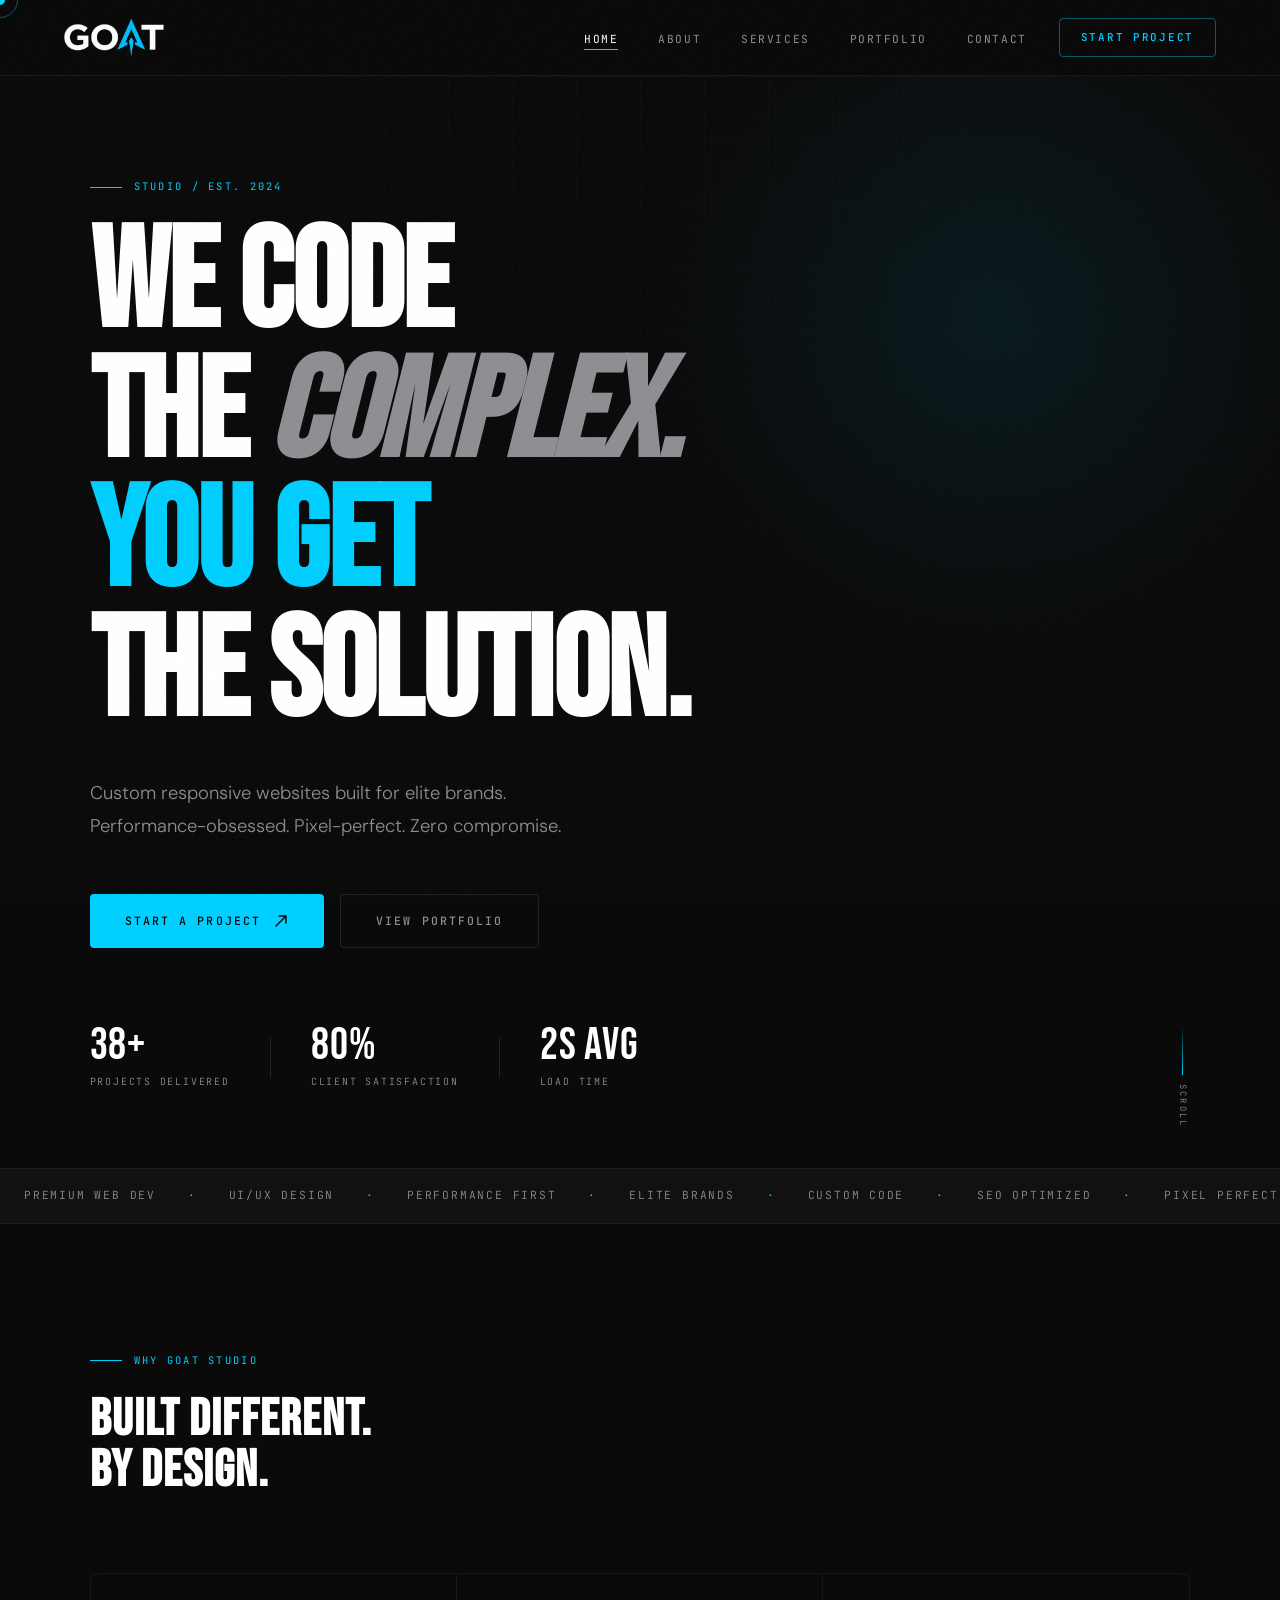
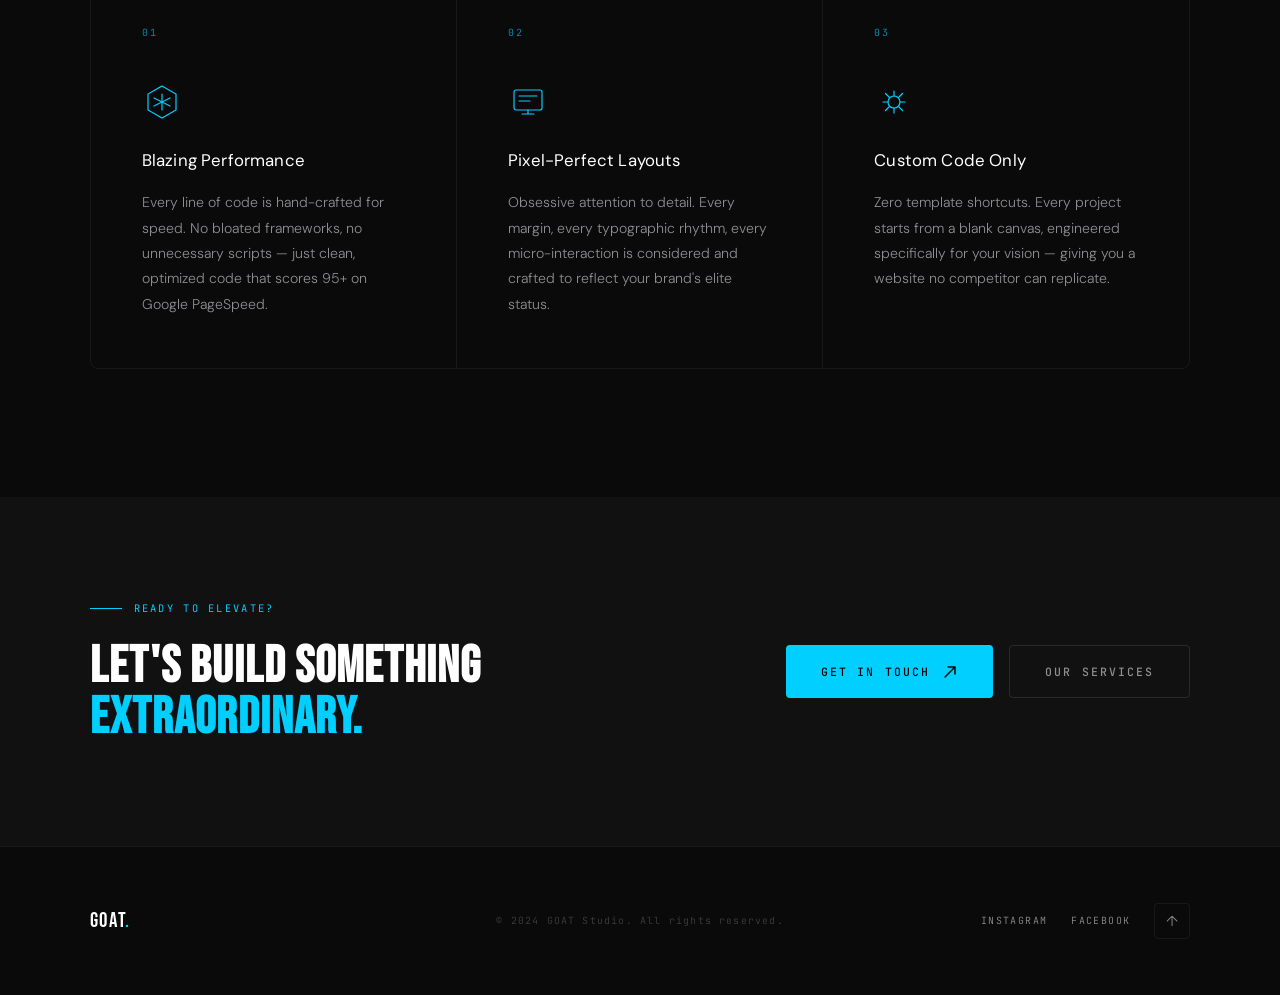
<file: index.html>
<!DOCTYPE html>
<html lang="en">
<head>
  <meta charset="UTF-8" />
  <meta name="viewport" content="width=device-width, initial-scale=1.0" />
  <meta name="description" content="GOAT Studio — Custom responsive websites built for elite brands. Premium web development & UI/UX design based in Nador, Morocco." />
  <title>GOAT Studio — We Code the Complex. You Get the Solution.</title>
  <link rel="stylesheet" href="style.css" />
  <link rel="stylesheet" href="home.css" />
   <link rel="stylesheet" href="icon.png">

</head>
<body>

  <!-- Cursor -->
  <div class="cursor"></div>
  <div class="cursor-ring"></div>

  <!-- Page Transition Overlay -->
  <div class="page-transition active"></div>

  <!-- ===================== NAV ===================== -->
  <nav class="nav" role="navigation" aria-label="Main Navigation">
    <a href="index.html" class="nav__logo"><img src="logo.png" style="width:100px;"></a>
    <ul class="nav__links" role="list">
      <li><a href="index.html"    class="nav__link">Home</a></li>
      <li><a href="about.html"    class="nav__link">About</a></li>
      <li><a href="services.html" class="nav__link">Services</a></li>
      <li><a href="portfolio.html" class="nav__link">Portfolio</a></li>
      <li><a href="contact.html"  class="nav__link">Contact</a></li>
    </ul>
    <a href="https://wa.me/212600000000" target="_blank" rel="noopener" class="nav__cta">Start Project</a>
    <button class="nav__hamburger" aria-label="Toggle menu" aria-expanded="false">
      <span></span><span></span><span></span>
    </button>
  </nav>

  <!-- Mobile Menu -->
  <div class="nav__mobile" role="dialog" aria-label="Mobile Navigation">
    <a href="index.html"     class="nav__link">Home</a>
    <a href="about.html"     class="nav__link">About</a>
    <a href="services.html"  class="nav__link">Services</a>
    <a href="portfolio.html" class="nav__link">Portfolio</a>
    <a href="contact.html"   class="nav__link">Contact</a>
    <a href="https://wa.me/212616280527" target="_blank" rel="noopener" class="nav__cta">Start Project</a>
  </div>

  <!-- ===================== MAIN ===================== -->
  <main class="page-wrap">

    <!-- HERO -->
    <section class="hero" aria-label="Hero">
      <div class="hero__bg-grid" aria-hidden="true"></div>
      <div class="hero__accent-orb" aria-hidden="true"></div>

      <div class="hero__content">
        <p class="label reveal">Studio / Est. 2024</p>

        <h1 class="display-xl hero__headline reveal reveal-delay-1">
          We Code<br/>
          the <em class="hero__italic">Complex.</em><br/>
          <span class="text-accent">You Get</span><br/>
          the Solution.
        </h1>

        <p class="body-lead hero__sub reveal reveal-delay-2">
          Custom responsive websites built for elite brands.<br/>
          Performance-obsessed. Pixel-perfect. Zero compromise.
        </p>

        <div class="hero__actions reveal reveal-delay-3">
          <a href="https://wa.me/212616280527" target="_blank" rel="noopener" class="btn btn--primary">
            Start a Project
            <svg class="btn__arrow" viewBox="0 0 16 16" fill="none" xmlns="http://www.w3.org/2000/svg">
              <path d="M3 13L13 3M13 3H6M13 3V10" stroke="currentColor" stroke-width="1.5" stroke-linecap="round" stroke-linejoin="round"/>
            </svg>
          </a>
          <a href="portfolio.html" class="btn btn--outline">View Portfolio</a>
        </div>

        <div class="hero__stats reveal reveal-delay-4">
          <div class="hero__stat">
            <span class="hero__stat-num" data-target="48" data-suffix="+">0+</span>
            <span class="hero__stat-label">Projects Delivered</span>
          </div>
          <div class="hero__stat-divider" aria-hidden="true"></div>
          <div class="hero__stat">
            <span class="hero__stat-num" data-target="100" data-suffix="%">0%</span>
            <span class="hero__stat-label">Client Satisfaction</span>
          </div>
          <div class="hero__stat-divider" aria-hidden="true"></div>
          <div class="hero__stat">
            <span class="hero__stat-num" data-target="3" data-suffix="s avg">0s avg</span>
            <span class="hero__stat-label">Load Time</span>
          </div>
        </div>
      </div>

      <div class="hero__scroll-hint" aria-hidden="true">
        <div class="hero__scroll-line"></div>
        <span>Scroll</span>
      </div>
    </section>

    <!-- MARQUEE -->
    <div class="marquee" aria-hidden="true">
      <div class="marquee__track">
        <span>Premium Web Dev</span><span class="marquee__dot">·</span>
        <span>UI/UX Design</span><span class="marquee__dot">·</span>
        <span>Performance First</span><span class="marquee__dot">·</span>
        <span>Elite Brands</span><span class="marquee__dot">·</span>
        <span>Custom Code</span><span class="marquee__dot">·</span>
        <span>SEO Optimized</span><span class="marquee__dot">·</span>
        <span>Pixel Perfect</span><span class="marquee__dot">·</span>
        <span>Premium Web Dev</span><span class="marquee__dot">·</span>
        <span>UI/UX Design</span><span class="marquee__dot">·</span>
        <span>Performance First</span><span class="marquee__dot">·</span>
        <span>Elite Brands</span><span class="marquee__dot">·</span>
        <span>Custom Code</span><span class="marquee__dot">·</span>
        <span>SEO Optimized</span><span class="marquee__dot">·</span>
        <span>Pixel Perfect</span><span class="marquee__dot">·</span>
      </div>
    </div>

    <!-- VALUE PROPS -->
    <section class="section features" aria-label="Why Choose GOAT Studio">
      <div class="features__top">
        <p class="label reveal">Why GOAT Studio</p>
        <h2 class="display-md reveal reveal-delay-1">Built different.<br/>By design.</h2>
      </div>

      <div class="features__grid">

        <article class="feature-card reveal reveal-delay-1">
          <div class="feature-card__num">01</div>
          <div class="feature-card__icon" aria-hidden="true">
            <svg viewBox="0 0 40 40" fill="none" xmlns="http://www.w3.org/2000/svg">
              <path d="M20 4L34 12V28L20 36L6 28V12L20 4Z" stroke="currentColor" stroke-width="1.2"/>
              <path d="M20 12V28M12 16L28 24M28 16L12 24" stroke="currentColor" stroke-width="1.2" stroke-linecap="round"/>
            </svg>
          </div>
          <h3 class="feature-card__title">Blazing Performance</h3>
          <p class="feature-card__body">
            Every line of code is hand-crafted for speed. No bloated frameworks, no unnecessary scripts — just clean, optimized code that scores 95+ on Google PageSpeed.
          </p>
          <div class="feature-card__line" aria-hidden="true"></div>
        </article>

        <article class="feature-card reveal reveal-delay-2">
          <div class="feature-card__num">02</div>
          <div class="feature-card__icon" aria-hidden="true">
            <svg viewBox="0 0 40 40" fill="none" xmlns="http://www.w3.org/2000/svg">
              <rect x="6" y="8" width="28" height="20" rx="2" stroke="currentColor" stroke-width="1.2"/>
              <path d="M14 32H26M20 28V32" stroke="currentColor" stroke-width="1.2" stroke-linecap="round"/>
              <path d="M11 14H29M11 19H22" stroke="currentColor" stroke-width="1.2" stroke-linecap="round"/>
            </svg>
          </div>
          <h3 class="feature-card__title">Pixel-Perfect Layouts</h3>
          <p class="feature-card__body">
            Obsessive attention to detail. Every margin, every typographic rhythm, every micro-interaction is considered and crafted to reflect your brand's elite status.
          </p>
          <div class="feature-card__line" aria-hidden="true"></div>
        </article>

        <article class="feature-card reveal reveal-delay-3">
          <div class="feature-card__num">03</div>
          <div class="feature-card__icon" aria-hidden="true">
            <svg viewBox="0 0 40 40" fill="none" xmlns="http://www.w3.org/2000/svg">
              <path d="M14 20L9 20M31 20H26M20 9V14M20 26V31" stroke="currentColor" stroke-width="1.2" stroke-linecap="round"/>
              <circle cx="20" cy="20" r="6" stroke="currentColor" stroke-width="1.2"/>
              <path d="M11.5 11.5L15 15M25 25L28.5 28.5M28.5 11.5L25 15M15 25L11.5 28.5" stroke="currentColor" stroke-width="1.2" stroke-linecap="round"/>
            </svg>
          </div>
          <h3 class="feature-card__title">Custom Code Only</h3>
          <p class="feature-card__body">
            Zero template shortcuts. Every project starts from a blank canvas, engineered specifically for your vision — giving you a website no competitor can replicate.
          </p>
          <div class="feature-card__line" aria-hidden="true"></div>
        </article>

      </div>
    </section>

    <!-- HIGHLIGHT CTA STRIP -->
    <section class="cta-strip section--dark" aria-label="Call to Action">
      <div class="cta-strip__inner">
        <div class="cta-strip__text reveal">
          <p class="label">Ready to elevate?</p>
          <h2 class="display-md">Let's build something<br/><span class="text-accent">extraordinary.</span></h2>
        </div>
        <div class="cta-strip__actions reveal reveal-delay-2">
          <a href="contact.html" class="btn btn--primary">
            Get in Touch
            <svg class="btn__arrow" viewBox="0 0 16 16" fill="none" xmlns="http://www.w3.org/2000/svg">
              <path d="M3 13L13 3M13 3H6M13 3V10" stroke="currentColor" stroke-width="1.5" stroke-linecap="round" stroke-linejoin="round"/>
            </svg>
          </a>
          <a href="services.html" class="btn btn--outline">Our Services</a>
        </div>
      </div>
    </section>

  </main>

  <!-- ===================== FOOTER ===================== -->
  <footer class="footer" role="contentinfo">
    <a href="index.html" class="footer__logo">GOAT<span>.</span></a>
    <p class="footer__copy">© 2024 GOAT Studio. All rights reserved.</p>
    <div class="footer__right">
      <a href="https://www.instagram.com/goatwebstudio.dev/" target="_blank" rel="noopener" class="footer__social">Instagram</a>
      <a href="https://www.facebook.com/profile.php?id=61590486805833" target="_blank" rel="noopener" class="footer__social">Facebook</a>
      <a href="#top" class="footer__top" aria-label="Back to top">↑</a>
    </div>
  </footer>

  <script src="main.js"></script>
</body>
</html>
</file>
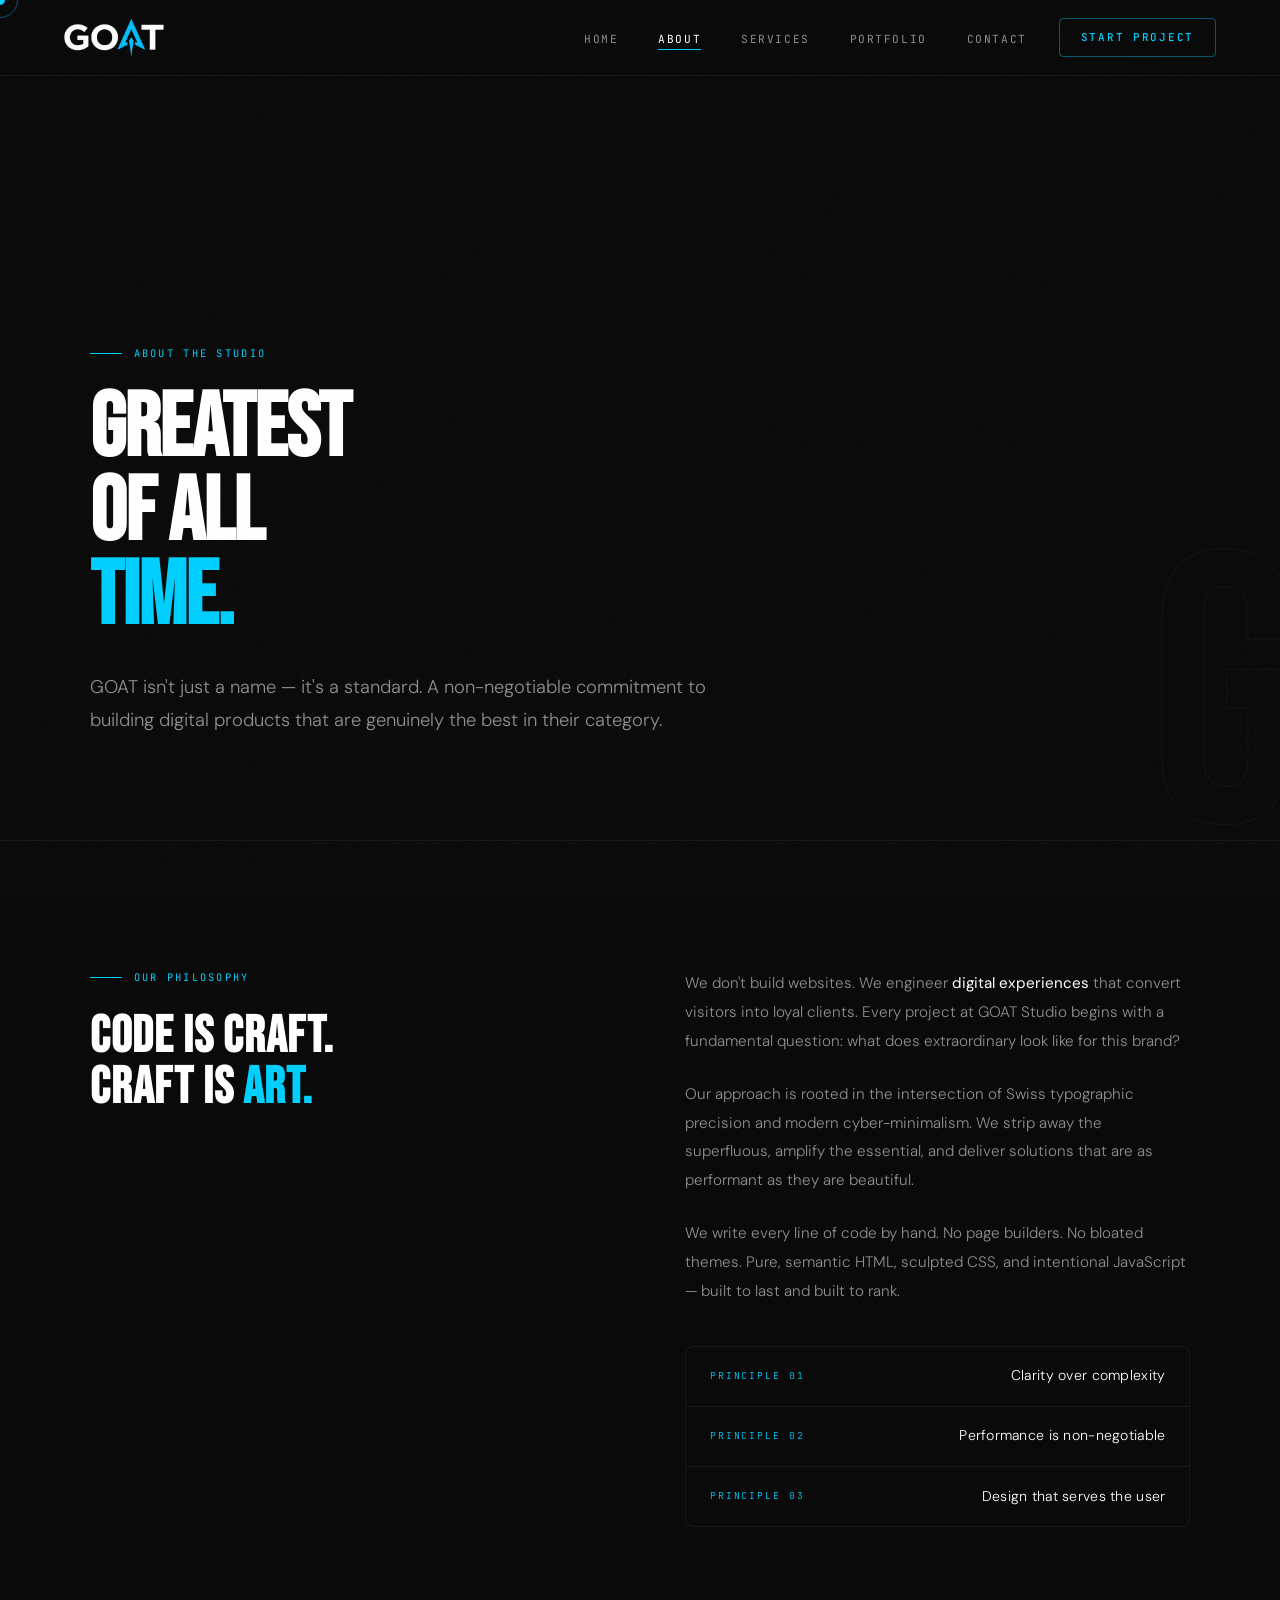
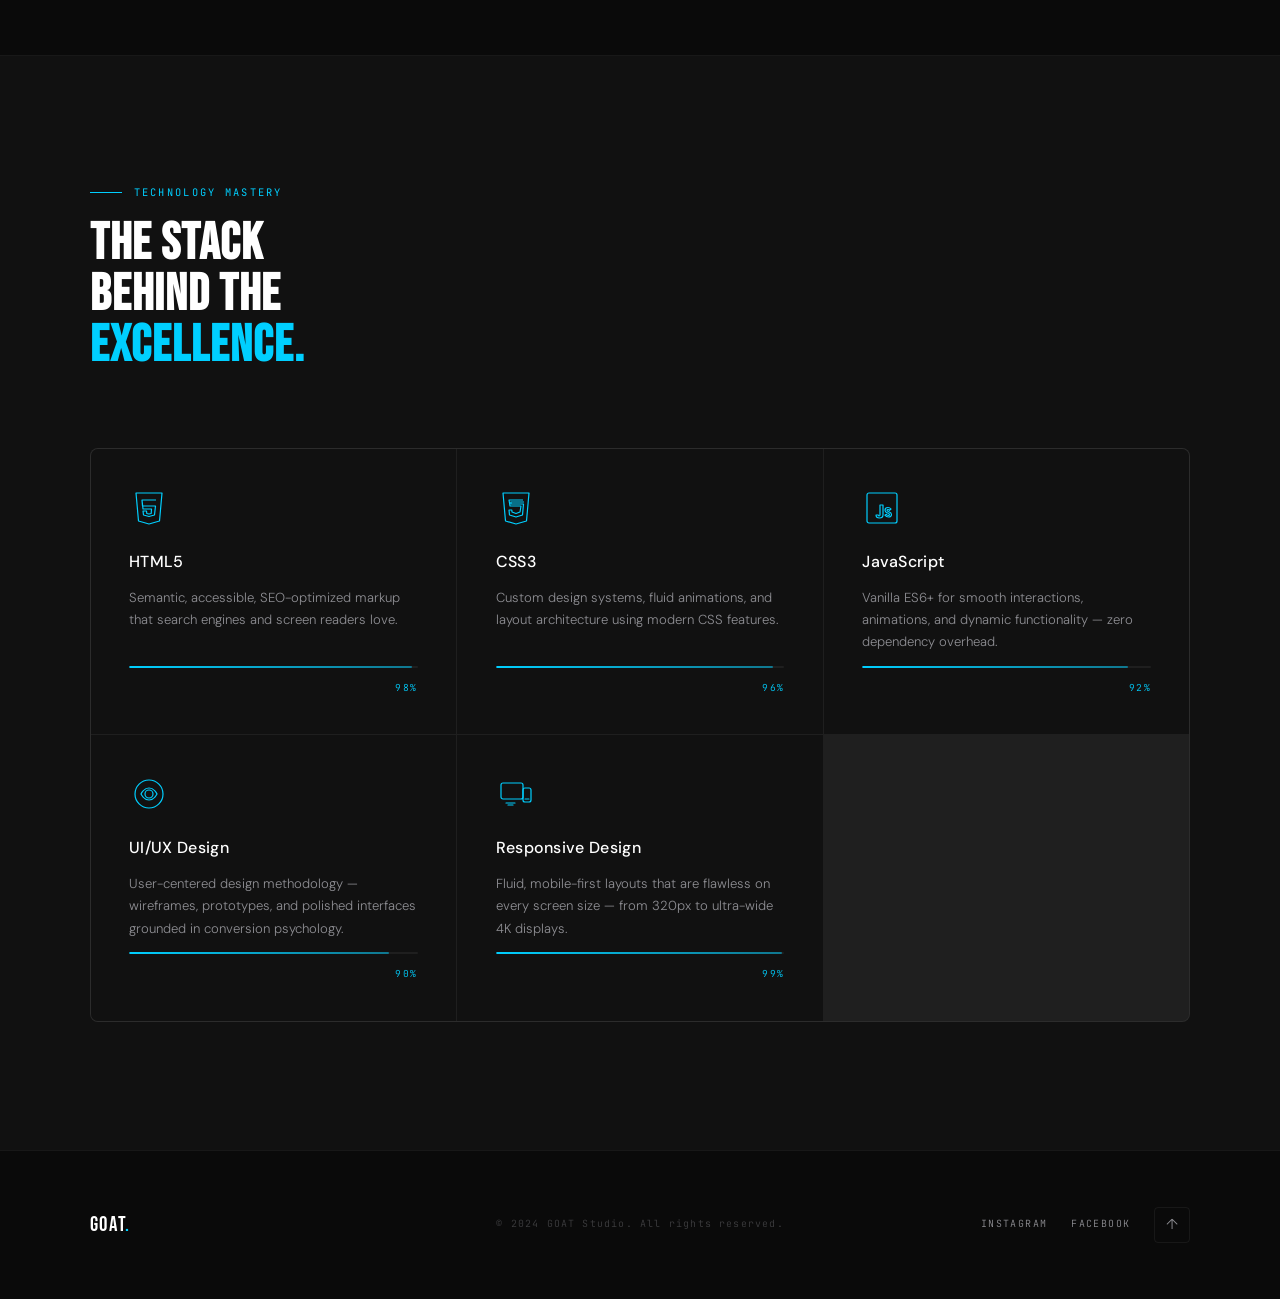
<file: about.html>
<!DOCTYPE html>
<html lang="en">
<head>
  <meta charset="UTF-8" />
  <meta name="viewport" content="width=device-width, initial-scale=1.0" />
  <meta name="description" content="About GOAT Studio — The Greatest Of All Time standard in web development and UI/UX design." />
  <title>About — GOAT Studio</title>
  <link rel="stylesheet" href="style.css" />
  <link rel="stylesheet" href="about.css" />
   <link rel="stylesheet" href="icon.png">

</head>
<body>

  <div class="cursor"></div>
  <div class="cursor-ring"></div>
  <div class="page-transition active"></div>

  <!-- NAV -->
  <nav class="nav" role="navigation" aria-label="Main Navigation">
    <a href="index.html" class="nav__logo"><img src="logo.png" style="width:100px;"></a>
    <ul class="nav__links" role="list">
      <li><a href="index.html"     class="nav__link">Home</a></li>
      <li><a href="about.html"     class="nav__link">About</a></li>
      <li><a href="services.html"  class="nav__link">Services</a></li>
      <li><a href="portfolio.html" class="nav__link">Portfolio</a></li>
      <li><a href="contact.html"   class="nav__link">Contact</a></li>
    </ul>
    <a href="https://wa.me/212616280527" target="_blank" rel="noopener" class="nav__cta">Start Project</a>
    <button class="nav__hamburger" aria-label="Toggle menu">
      <span></span><span></span><span></span>
    </button>
  </nav>
  <div class="nav__mobile">
    <a href="index.html"     class="nav__link">Home</a>
    <a href="about.html"     class="nav__link">About</a>
    <a href="services.html"  class="nav__link">Services</a>
    <a href="portfolio.html" class="nav__link">Portfolio</a>
    <a href="contact.html"   class="nav__link">Contact</a>
    <a href="https://wa.me/212616280527" target="_blank" rel="noopener" class="nav__cta">Start Project</a>
  </div>

  <main class="page-wrap">

    <!-- PAGE HEADER -->
    <section class="page-header" aria-label="Page Header">
      <div class="page-header__inner">
        <p class="label reveal">About the Studio</p>
        <h1 class="display-lg page-header__title reveal reveal-delay-1">
          Greatest<br/>Of All<br/><span class="text-accent">Time.</span>
        </h1>
        <p class="body-lead page-header__sub reveal reveal-delay-2">
          GOAT isn't just a name — it's a standard. A non-negotiable commitment to building digital products that are genuinely the best in their category.
        </p>
      </div>
      <div class="page-header__deco" aria-hidden="true">
        <span class="page-header__letter">G</span>
      </div>
    </section>

    <!-- PHILOSOPHY -->
    <section class="section philosophy" aria-label="Philosophy">
      <div class="philosophy__grid">

        <div class="philosophy__left">
          <p class="label reveal">Our Philosophy</p>
          <h2 class="display-md reveal reveal-delay-1">
            Code is craft.<br/>Craft is <span class="text-accent">art.</span>
          </h2>
        </div>

        <div class="philosophy__right">
          <p class="philosophy__para reveal reveal-delay-1">
            We don't build websites. We engineer <strong>digital experiences</strong> that convert visitors into loyal clients. Every project at GOAT Studio begins with a fundamental question: what does extraordinary look like for this brand?
          </p>
          <p class="philosophy__para reveal reveal-delay-2">
            Our approach is rooted in the intersection of Swiss typographic precision and modern cyber-minimalism. We strip away the superfluous, amplify the essential, and deliver solutions that are as performant as they are beautiful.
          </p>
          <p class="philosophy__para reveal reveal-delay-3">
            We write every line of code by hand. No page builders. No bloated themes. Pure, semantic HTML, sculpted CSS, and intentional JavaScript — built to last and built to rank.
          </p>

          <div class="philosophy__values reveal reveal-delay-4">
            <div class="phil-value">
              <span class="phil-value__key">Principle 01</span>
              <span class="phil-value__val">Clarity over complexity</span>
            </div>
            <div class="phil-value">
              <span class="phil-value__key">Principle 02</span>
              <span class="phil-value__val">Performance is non-negotiable</span>
            </div>
            <div class="phil-value">
              <span class="phil-value__key">Principle 03</span>
              <span class="phil-value__val">Design that serves the user</span>
            </div>
          </div>
        </div>

      </div>
    </section>

    <div class="divider"></div>

    <!-- TECH STACK -->
    <section class="section tech-stack section--dark" aria-label="Tech Stack">
      <p class="label reveal">Technology Mastery</p>
      <h2 class="display-md reveal reveal-delay-1">The Stack<br/>Behind the<br/><span class="text-accent">Excellence.</span></h2>

      <div class="stack-grid">

        <div class="stack-card reveal reveal-delay-1">
          <div class="stack-card__icon" aria-label="HTML5">
            <svg viewBox="0 0 40 40" fill="none" xmlns="http://www.w3.org/2000/svg">
              <path d="M7 5L9.5 33L20 36L30.5 33L33 5H7Z" stroke="currentColor" stroke-width="1.2" stroke-linejoin="round"/>
              <path d="M27 12H13L13.5 18H26.5L25.5 27L20 28.5L14.5 27L14 23H17.5L17.8 25.5L20 26L22.2 25.5L22.5 21H14L13 12" stroke="currentColor" stroke-width="1.2" stroke-linejoin="round"/>
            </svg>
          </div>
          <h3 class="stack-card__name">HTML5</h3>
          <p class="stack-card__desc">Semantic, accessible, SEO-optimized markup that search engines and screen readers love.</p>
          <div class="stack-card__level">
            <div class="stack-card__bar" style="--fill: 98%"></div>
          </div>
          <span class="stack-card__pct">98%</span>
        </div>

        <div class="stack-card reveal reveal-delay-2">
          <div class="stack-card__icon" aria-label="CSS3">
            <svg viewBox="0 0 40 40" fill="none" xmlns="http://www.w3.org/2000/svg">
              <path d="M7 5L9.5 33L20 36L30.5 33L33 5H7Z" stroke="currentColor" stroke-width="1.2" stroke-linejoin="round"/>
              <path d="M27 12H13L14 18H25L24 24L20 25.5L16 24L15.8 22H13L13.5 27L20 29L26.5 27L27.5 16H15L14.8 14H28" stroke="currentColor" stroke-width="1.2" stroke-linejoin="round"/>
            </svg>
          </div>
          <h3 class="stack-card__name">CSS3</h3>
          <p class="stack-card__desc">Custom design systems, fluid animations, and layout architecture using modern CSS features.</p>
          <div class="stack-card__level">
            <div class="stack-card__bar" style="--fill: 96%"></div>
          </div>
          <span class="stack-card__pct">96%</span>
        </div>

        <div class="stack-card reveal reveal-delay-3">
          <div class="stack-card__icon" aria-label="JavaScript">
            <svg viewBox="0 0 40 40" fill="none" xmlns="http://www.w3.org/2000/svg">
              <rect x="5" y="5" width="30" height="30" rx="2" stroke="currentColor" stroke-width="1.2"/>
              <path d="M14 27C14 29 15.5 30 17.5 30C19.8 30 21 28.8 21 27V17H18V26.8C18 27.5 17.7 28 17.2 28C16.7 28 16.4 27.6 16.3 27H14Z" stroke="currentColor" stroke-width="1.2" stroke-linejoin="round"/>
              <path d="M23 27.2C23.8 28.3 25 29 26.5 29C28.2 29 29.5 28.1 29.5 26.5C29.5 25 28.5 24.4 26.8 23.8C25.3 23.2 25 22.9 25 22.3C25 21.8 25.4 21.5 26 21.5C26.6 21.5 27.1 21.8 27.5 22.3L29 21C28.2 20 27.2 19.5 26 19.5C24.3 19.5 23 20.5 23 22.2C23 23.7 24 24.4 25.6 25C27.2 25.6 27.5 25.9 27.5 26.5C27.5 27.1 27 27.5 26.3 27.5C25.5 27.5 24.8 27.1 24.3 26.3L23 27.2Z" stroke="currentColor" stroke-width="1.2"/>
            </svg>
          </div>
          <h3 class="stack-card__name">JavaScript</h3>
          <p class="stack-card__desc">Vanilla ES6+ for smooth interactions, animations, and dynamic functionality — zero dependency overhead.</p>
          <div class="stack-card__level">
            <div class="stack-card__bar" style="--fill: 92%"></div>
          </div>
          <span class="stack-card__pct">92%</span>
        </div>

        <div class="stack-card reveal reveal-delay-1">
          <div class="stack-card__icon" aria-label="UI/UX Design">
            <svg viewBox="0 0 40 40" fill="none" xmlns="http://www.w3.org/2000/svg">
              <circle cx="20" cy="20" r="14" stroke="currentColor" stroke-width="1.2"/>
              <path d="M12 20C12 20 15 14 20 14C25 14 28 20 28 20C28 20 25 26 20 26C15 26 12 20 12 20Z" stroke="currentColor" stroke-width="1.2"/>
              <circle cx="20" cy="20" r="4" stroke="currentColor" stroke-width="1.2"/>
            </svg>
          </div>
          <h3 class="stack-card__name">UI/UX Design</h3>
          <p class="stack-card__desc">User-centered design methodology — wireframes, prototypes, and polished interfaces grounded in conversion psychology.</p>
          <div class="stack-card__level">
            <div class="stack-card__bar" style="--fill: 90%"></div>
          </div>
          <span class="stack-card__pct">90%</span>
        </div>

        <div class="stack-card reveal reveal-delay-3">
          <div class="stack-card__icon" aria-label="Responsive Design">
            <svg viewBox="0 0 40 40" fill="none" xmlns="http://www.w3.org/2000/svg">
              <rect x="5" y="9" width="22" height="16" rx="2" stroke="currentColor" stroke-width="1.2"/>
              <rect x="27" y="14" width="8" height="14" rx="2" stroke="currentColor" stroke-width="1.2"/>
              <path d="M10 29H19M12 31H17" stroke="currentColor" stroke-width="1.2" stroke-linecap="round"/>
              <path d="M29 25H33" stroke="currentColor" stroke-width="1.2" stroke-linecap="round"/>
            </svg>
          </div>
          <h3 class="stack-card__name">Responsive Design</h3>
          <p class="stack-card__desc">Fluid, mobile-first layouts that are flawless on every screen size — from 320px to ultra-wide 4K displays.</p>
          <div class="stack-card__level">
            <div class="stack-card__bar" style="--fill: 99%"></div>
          </div>
          <span class="stack-card__pct">99%</span>
        </div>

      </div>
    </section>

  </main>

  <!-- FOOTER -->
  <footer class="footer" role="contentinfo">
    <a href="index.html" class="footer__logo">GOAT<span>.</span></a>
    <p class="footer__copy">© 2024 GOAT Studio. All rights reserved.</p>
    <div class="footer__right">
      <a href="https://www.instagram.com/goatwebstudio.dev/" target="_blank" rel="noopener" class="footer__social">Instagram</a>
      <a href="https://www.facebook.com/profile.php?id=61590486805833" target="_blank" rel="noopener" class="footer__social">Facebook</a>
      <a href="#top" class="footer__top" aria-label="Back to top">↑</a>
    </div>
  </footer>

  <script src="main.js"></script>
</body>
</html>
</file>
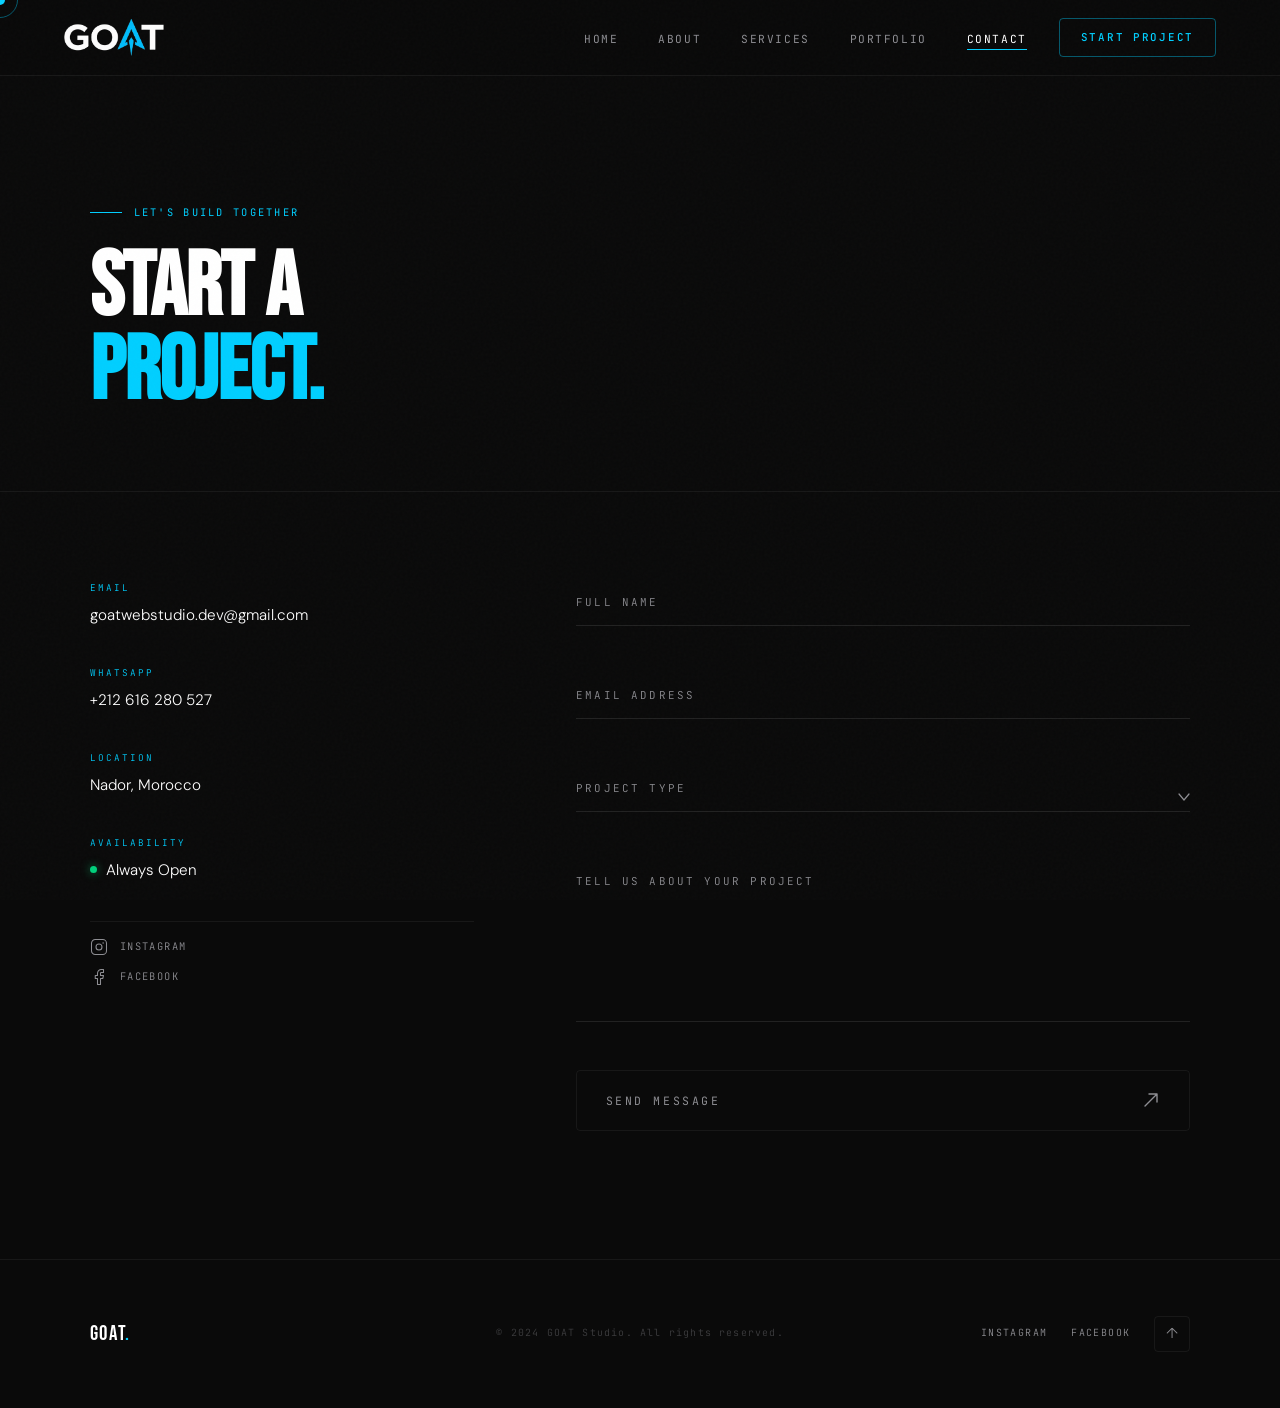
<file: contact.html>
<!DOCTYPE html>
<html lang="en">
<head>
  <meta charset="UTF-8" />
  <meta name="viewport" content="width=device-width, initial-scale=1.0" />
  <meta name="description" content="Contact GOAT Studio — Start your premium web project. Based in Nador, Morocco. Always open." />
  <title>Contact — GOAT Studio</title>
  <link rel="stylesheet" href="style.css" />
  <link rel="stylesheet" href="contact.css" />
 <link rel="stylesheet" href="icon.png">
</head>
<body>

  <div class="cursor"></div>
  <div class="cursor-ring"></div>
  <div class="page-transition active"></div>

  <nav class="nav" role="navigation" aria-label="Main Navigation">
    <a href="index.html" class="nav__logo"><img src="logo.png" style="width:100px;"></a>
    <ul class="nav__links" role="list">
      <li><a href="index.html"     class="nav__link">Home</a></li>
      <li><a href="about.html"     class="nav__link">About</a></li>
      <li><a href="services.html"  class="nav__link">Services</a></li>
      <li><a href="portfolio.html" class="nav__link">Portfolio</a></li>
      <li><a href="contact.html"   class="nav__link">Contact</a></li>
    </ul>
    <a href="https://wa.me/212616280527" target="_blank" rel="noopener" class="nav__cta">Start Project</a>
    <button class="nav__hamburger" aria-label="Toggle menu">
      <span></span><span></span><span></span>
    </button>
  </nav>
  <div class="nav__mobile">
    <a href="index.html"     class="nav__link">Home</a>
    <a href="about.html"     class="nav__link">About</a>
    <a href="services.html"  class="nav__link">Services</a>
    <a href="portfolio.html" class="nav__link">Portfolio</a>
    <a href="contact.html"   class="nav__link">Contact</a>
    <a href="https://wa.me/212616280527" target="_blank" rel="noopener" class="nav__cta">Start Project</a>
  </div>

  <main class="page-wrap">

    <section class="section contact-hero" aria-label="Contact Header">
      <p class="label reveal">Let's Build Together</p>
      <h1 class="display-lg reveal reveal-delay-1">
        Start a<br/><span class="text-accent">Project.</span>
      </h1>
    </section>

    <div class="divider"></div>

    <section class="section contact-layout" aria-label="Contact Information">

      <aside class="contact-info reveal">

        <div class="contact-info__block">
          <p class="contact-info__label">Email</p>
          <a href="mailto:goatwebstudio.dev@gmail.com" class="contact-info__value contact-info__link">
            goatwebstudio.dev@gmail.com
          </a>
        </div>

        <div class="contact-info__block">
          <p class="contact-info__label">WhatsApp</p>
          <a href="https://wa.me/212616280527" target="_blank" rel="noopener" class="contact-info__value contact-info__link">
            +212 616 280 527
          </a>
        </div>

        <div class="contact-info__block">
          <p class="contact-info__label">Location</p>
          <p class="contact-info__value">Nador, Morocco</p>
        </div>

        <div class="contact-info__block">
          <p class="contact-info__label">Availability</p>
          <div class="contact-info__status">
            <span class="contact-info__dot" aria-hidden="true"></span>
            <p class="contact-info__value">Always Open</p>
          </div>
        </div>

        <div class="contact-info__social">
          <a href="https://www.instagram.com/goatwebstudio.dev/" target="_blank" rel="noopener" class="contact-info__social-link">
            <svg viewBox="0 0 24 24" fill="none" xmlns="http://www.w3.org/2000/svg" aria-label="Instagram">
              <rect x="2" y="2" width="20" height="20" rx="5" stroke="currentColor" stroke-width="1.4"/>
              <circle cx="12" cy="12" r="4" stroke="currentColor" stroke-width="1.4"/>
              <circle cx="17.5" cy="6.5" r="1" fill="currentColor"/>
            </svg>
            Instagram
          </a>
          <a href="https://www.facebook.com/profile.php?id=61590486805833" target="_blank" rel="noopener" class="contact-info__social-link">
            <svg viewBox="0 0 24 24" fill="none" xmlns="http://www.w3.org/2000/svg" aria-label="Facebook">
              <path d="M18 2H15C13.6739 2 12.4021 2.52678 11.4645 3.46447C10.5268 4.40215 10 5.67392 10 7V10H7V14H10V22H14V14H17L18 10H14V7C14 6.73478 14.1054 6.48043 14.2929 6.29289C14.4804 6.10536 14.7348 6 15 6H18V2Z" stroke="currentColor" stroke-width="1.4" stroke-linecap="round" stroke-linejoin="round"/>
            </svg>
            Facebook
          </a>
        </div>

      </aside>

      <div class="contact-form-wrap reveal reveal-delay-2">
        <form action="https://api.web3forms.com/submit" method="POST" class="contact-form" novalidate aria-label="Project Inquiry Form">

          <input type="hidden" name="access_key" value="9722bfb4-5425-4829-b52b-d8b97238d97f">

          <input type="hidden" name="subject" value="New Project Inquiry - GOAT Studio">

          <input type="checkbox" name="botcheck" class="hidden" style="display: none;">

          <div class="form-field">
            <input
              type="text"
              id="cf-name"
              name="name"
              class="form-field__input"
              autocomplete="name"
              required
              placeholder=" "
            />
            <label for="cf-name" class="form-field__label">Full Name</label>
            <div class="form-field__line"></div>
          </div>

          <div class="form-field">
            <input
              type="email"
              id="cf-email"
              name="email"
              class="form-field__input"
              autocomplete="email"
              required
              placeholder=" "
            />
            <label for="cf-email" class="form-field__label">Email Address</label>
            <div class="form-field__line"></div>
          </div>

          <div class="form-field">
            <select
              id="cf-type"
              name="project_type"
              class="form-field__select"
              required
            >
              <option value="" disabled selected></option>
              <option value="Landing Pages Development">Landing Pages Development</option>
<option value="Premium Business Websites">Premium Business Websites</option>
<option value="Creative Portfolio Development">Creative Portfolio Development</option>
<option value="Custom Modifications & Bug Fixes">Custom Modifications & Bug Fixes</option>
            </select>
            <label for="cf-type" class="form-field__label">Project Type</label>
            <div class="form-field__line"></div>
            <div class="form-field__arrow" aria-hidden="true">
              <svg viewBox="0 0 12 8" fill="none">
                <path d="M1 1L6 7L11 1" stroke="currentColor" stroke-width="1.2" stroke-linecap="round"/>
              </svg>
            </div>
          </div>

          <div class="form-field">
            <textarea
              id="cf-message"
              name="message"
              class="form-field__textarea"
              rows="5"
              required
              placeholder=" "
            ></textarea>
            <label for="cf-message" class="form-field__label">Tell Us About Your Project</label>
            <div class="form-field__line"></div>
          </div>

          <button type="submit" class="contact-form__submit">
            <span>Send Message</span>
            <svg viewBox="0 0 20 20" fill="none" xmlns="http://www.w3.org/2000/svg" aria-hidden="true">
              <path d="M4 16L16 4M16 4H8M16 4V12" stroke="currentColor" stroke-width="1.4" stroke-linecap="round" stroke-linejoin="round"/>
            </svg>
          </button>

        </form>
      </div>

    </section>

  </main>

  <footer class="footer" role="contentinfo">
    <a href="index.html" class="footer__logo">GOAT<span>.</span></a>
    <p class="footer__copy">© 2024 GOAT Studio. All rights reserved.</p>
    <div class="footer__right">
      <a href="https://www.instagram.com/goatwebstudio.dev/" target="_blank" rel="noopener" class="footer__social">Instagram</a>
      <a href="https://www.facebook.com/profile.php?id=61590486805833" target="_blank" rel="noopener" class="footer__social">Facebook</a>
      <a href="#top" class="footer__top" aria-label="Back to top">↑</a>
    </div>
  </footer>

  <script src="main.js"></script>
</body>
</html>
</file>
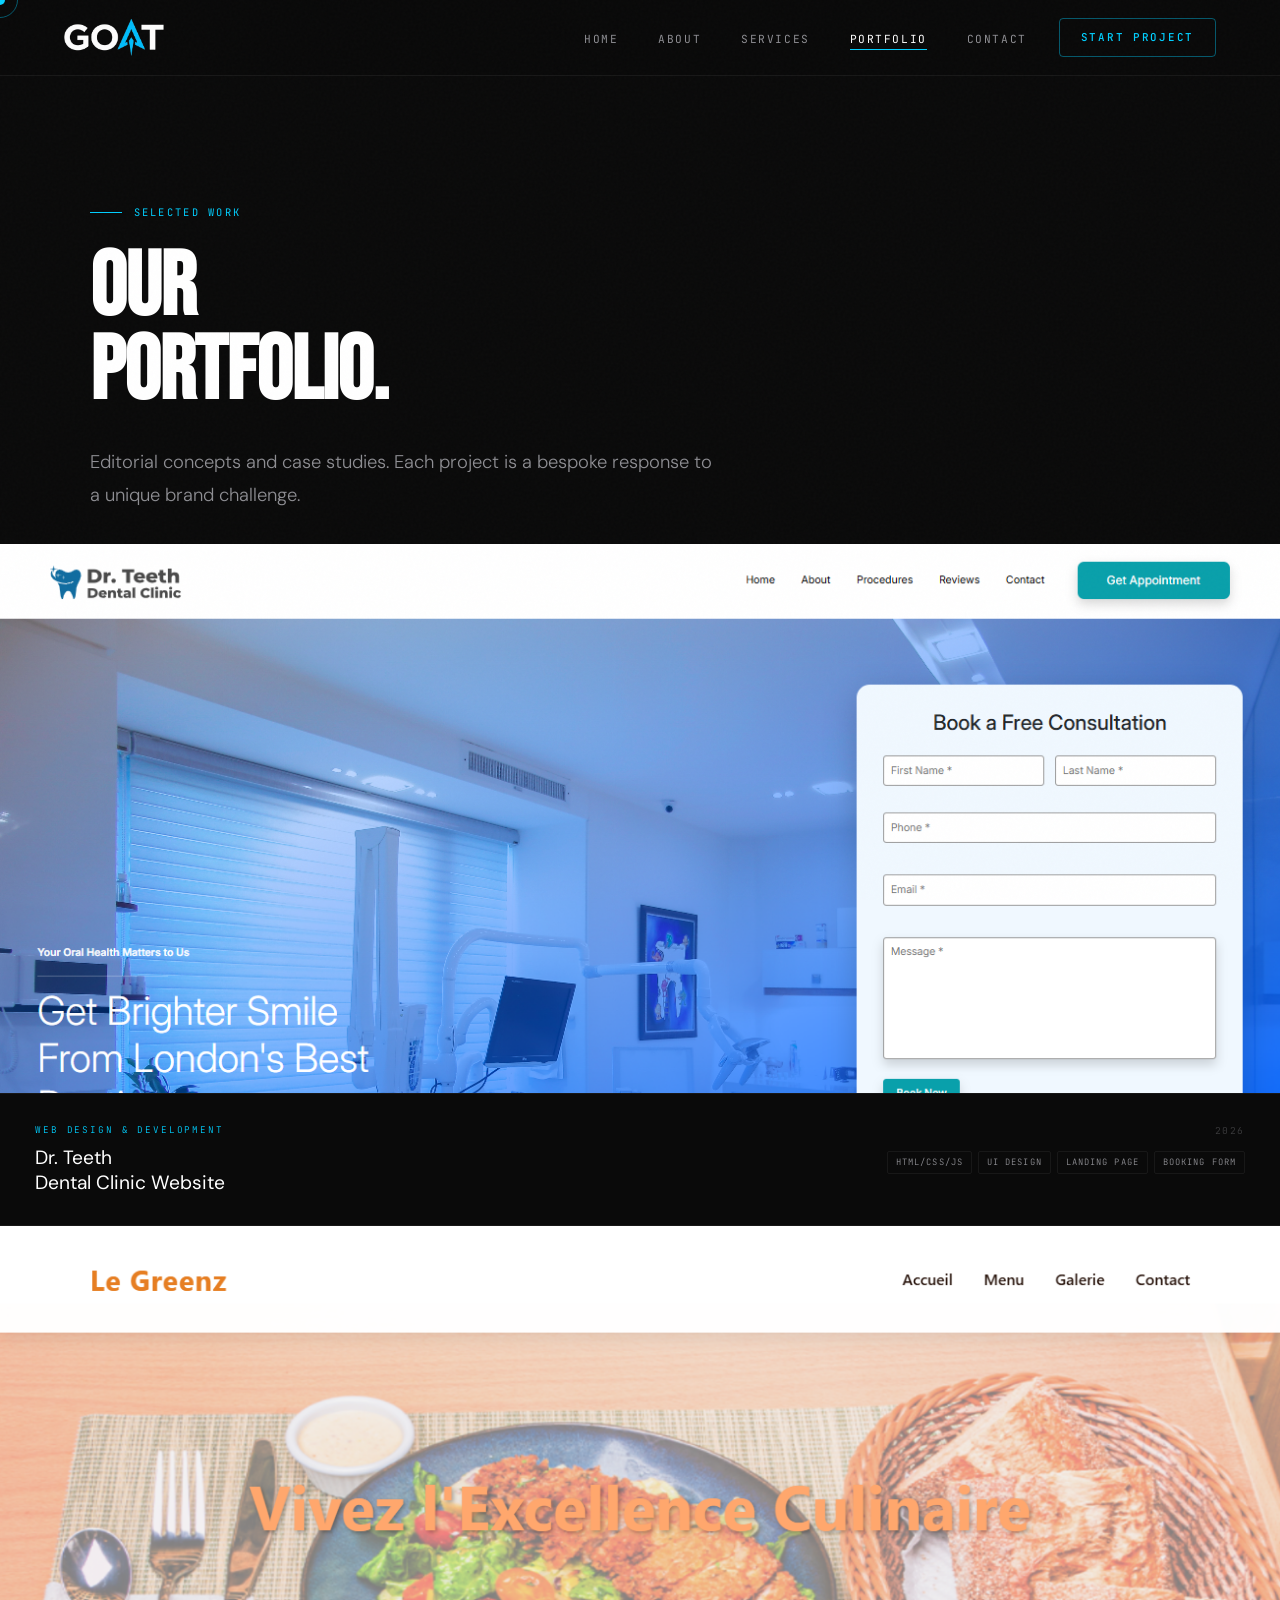
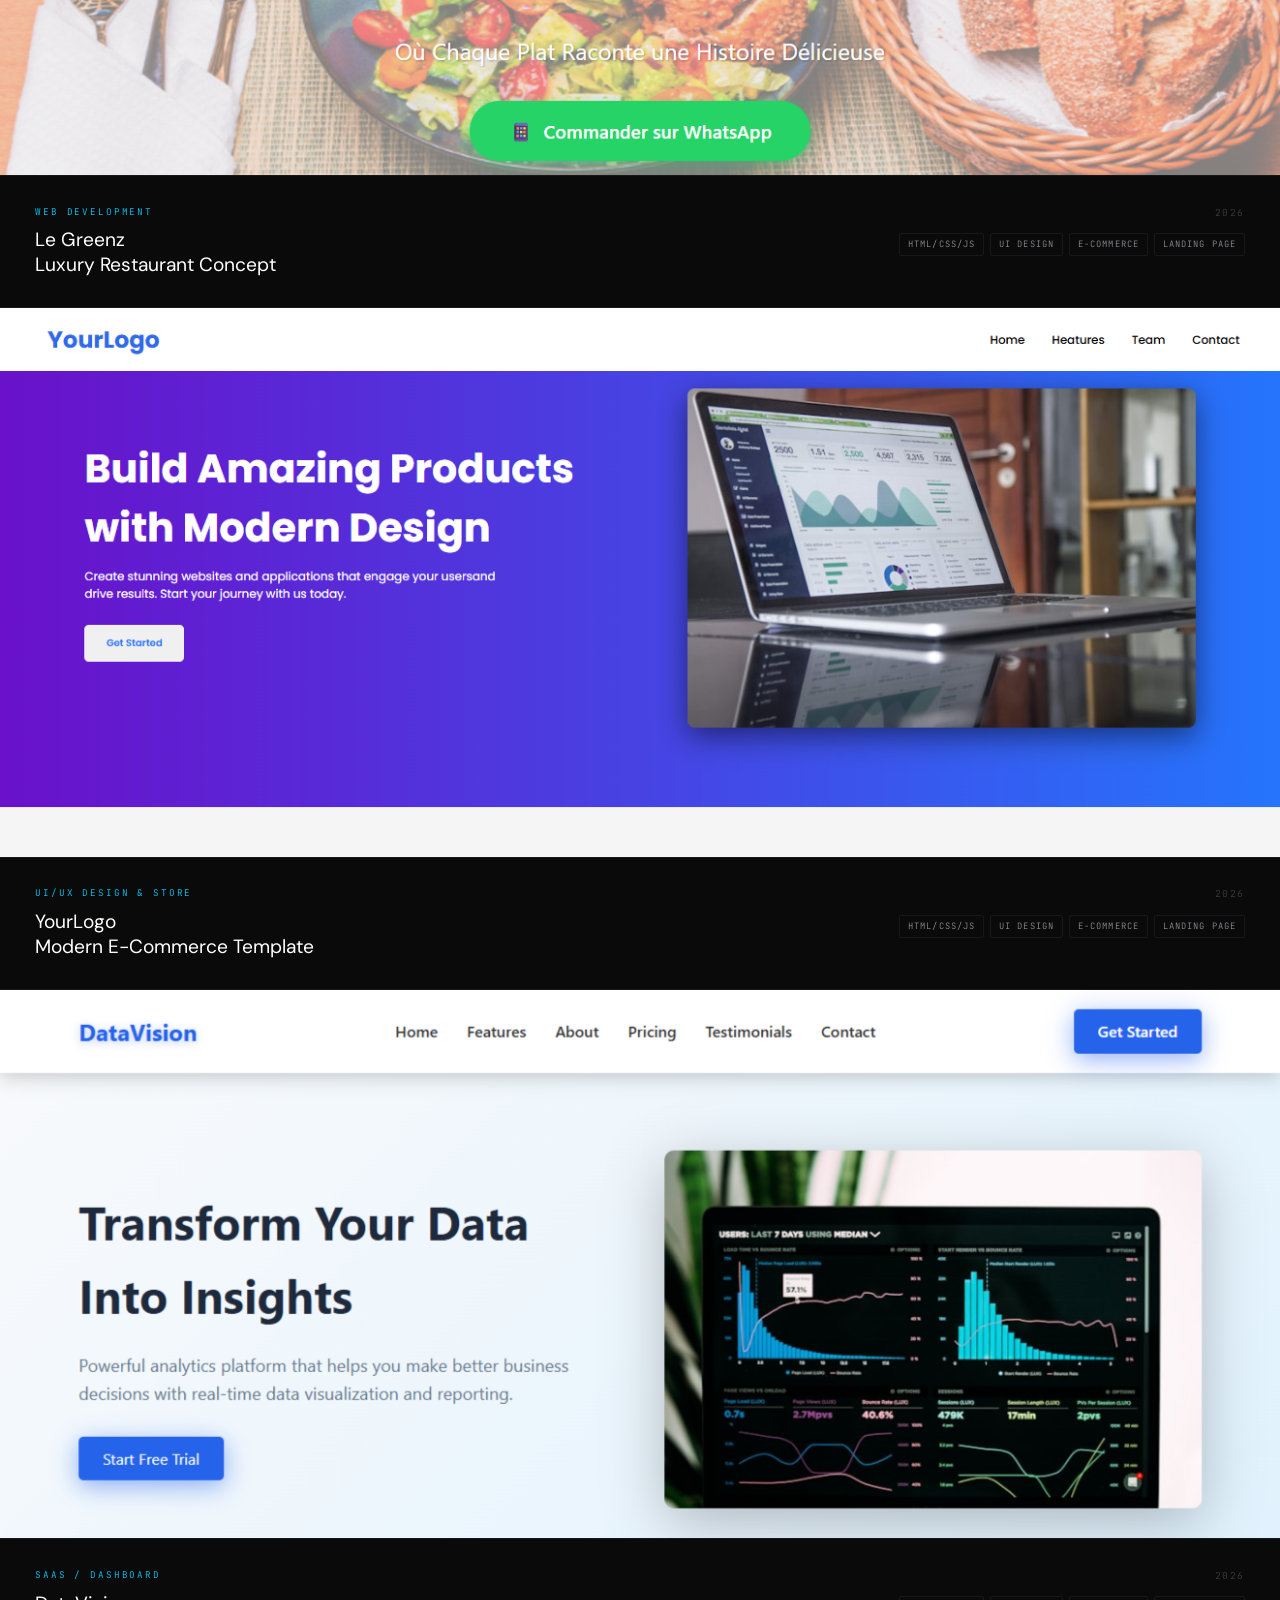
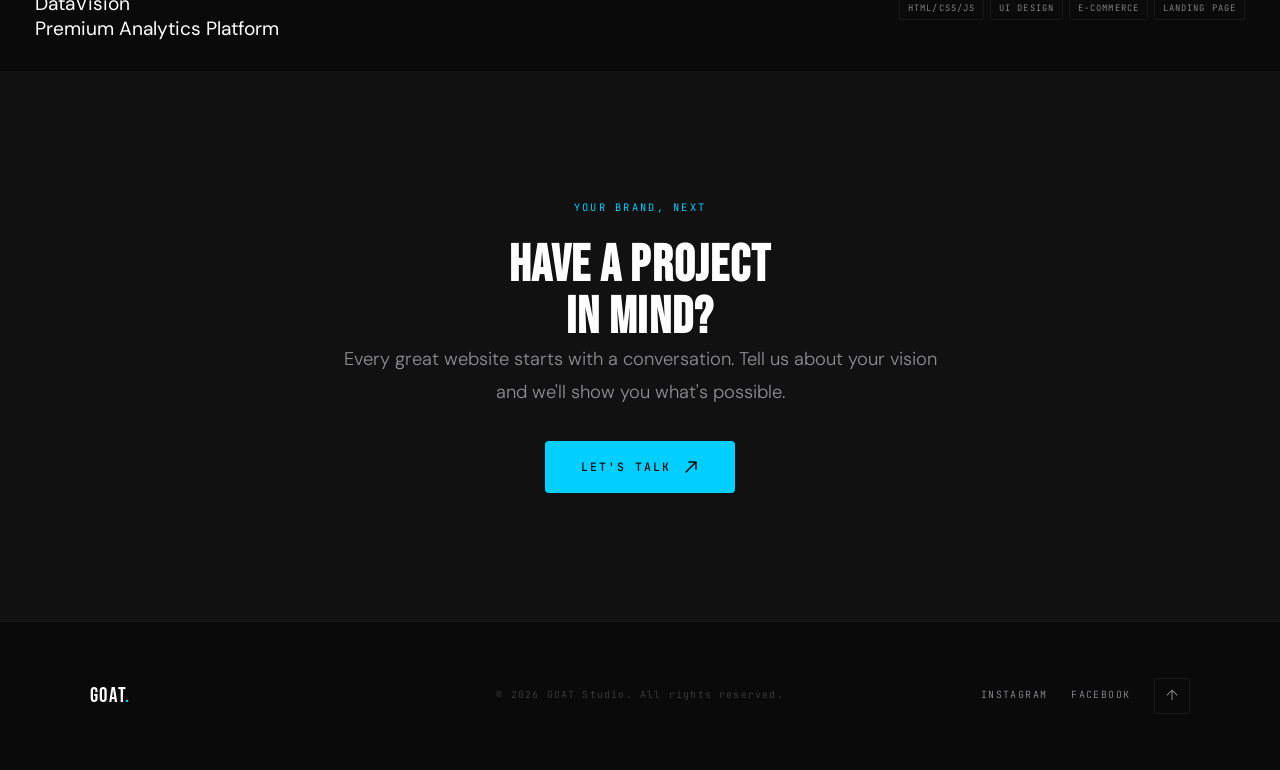
<file: portfolio.html>
<!DOCTYPE html>
<html lang="en">
<head>
  <meta charset="UTF-8" />
  <meta name="viewport" content="width=device-width, initial-scale=1.0" />
  <meta name="description" content="GOAT Studio Portfolio — Premium web design concepts for luxury restaurants, e-commerce, and SaaS brands." />
  <title>Portfolio — GOAT Studio</title>
  <link rel="stylesheet" href="style.css" />
  <link rel="stylesheet" href="portfolio.css" />
   <link rel="stylesheet" href="icon.png">

</head>
<body>

  <div class="cursor"></div>
  <div class="cursor-ring"></div>
  <div class="page-transition active"></div>

  <!-- NAV -->
  <nav class="nav" role="navigation" aria-label="Main Navigation">
    <a href="index.html" class="nav__logo"><img src="logo.png" style="width:100px;"></a>
    <ul class="nav__links" role="list">
      <li><a href="index.html"     class="nav__link">Home</a></li>
      <li><a href="about.html"     class="nav__link">About</a></li>
      <li><a href="services.html"  class="nav__link">Services</a></li>
      <li><a href="portfolio.html" class="nav__link">Portfolio</a></li>
      <li><a href="contact.html"   class="nav__link">Contact</a></li>
    </ul>
    <a href="https://wa.me/212616280527" target="_blank" rel="noopener" class="nav__cta">Start Project</a>
    <button class="nav__hamburger" aria-label="Toggle menu">
      <span></span><span></span><span></span>
    </button>
  </nav>
  <div class="nav__mobile">
    <a href="index.html"     class="nav__link">Home</a>
    <a href="about.html"     class="nav__link">About</a>
    <a href="services.html"  class="nav__link">Services</a>
    <a href="portfolio.html" class="nav__link">Portfolio</a>
    <a href="contact.html"   class="nav__link">Contact</a>
    <a href="https://wa.me/212616280527" target="_blank" rel="noopener" class="nav__cta">Start Project</a>
  </div>

  <main class="page-wrap">

    <!-- PAGE HEADER -->
    <section class="section portfolio-header" aria-label="Portfolio Header">
      <p class="label reveal">Selected Work</p>
      <h1 class="display-lg reveal reveal-delay-1">Our<br/>Portfolio.</h1>
      <p class="body-lead reveal reveal-delay-2">
        Editorial concepts and case studies. Each project is a bespoke response to a unique brand challenge.
      </p>
    </section>

    <!-- PORTFOLIO GRID -->
    <section class="portfolio-grid" aria-label="Portfolio Projects">

      <!-- Project 00 — Dr. Teeth Dental Clinic -->
      <article class="proj-card reveal" tabindex="0" aria-label="Dental Clinic Website">
        <div class="proj-card__visual">
          <div class="proj-card__bg proj-card__bg--00" aria-hidden="true"></div>
          <div class="proj-card__overlay">
            <a href="contact.html" class="proj-card__cta btn btn--primary">
              Discuss Project
              <svg class="btn__arrow" viewBox="0 0 16 16" fill="none">
                <path d="M3 13L13 3M13 3H6M13 3V10" stroke="currentColor" stroke-width="1.5" stroke-linecap="round"/>
              </svg>
            </a>
          </div>
        </div>
        <div class="proj-card__meta">
          <div class="proj-card__meta-left">
            <span class="proj-card__cat">Web Design & Development</span>
            <h2 class="proj-card__title">Dr. Teeth<br/>Dental Clinic Website</h2>
          </div>
          <div class="proj-card__meta-right">
            <span class="proj-card__year">2026</span>
            <div class="proj-card__tags">
              <span>HTML/CSS/JS</span>
              <span>UI Design</span>
              <span>Landing Page</span>
              <span>Booking Form</span>
            </div>
          </div>
        </div>
      </article>

      <!-- Project 01 — Le Greenz -->
      <article class="proj-card reveal" tabindex="0" aria-label="Luxury Restaurant Web Concept">
        <div class="proj-card__visual">
          <div class="proj-card__bg proj-card__bg--01" aria-hidden="true"></div>
          <div class="proj-card__overlay">
            <a href="contact.html" class="proj-card__cta btn btn--primary">
              Discuss Project
              <svg class="btn__arrow" viewBox="0 0 16 16" fill="none">
                <path d="M3 13L13 3M13 3H6M13 3V10" stroke="currentColor" stroke-width="1.5" stroke-linecap="round"/>
              </svg>
            </a>
          </div>
        </div>
        <div class="proj-card__meta">
          <div class="proj-card__meta-left">
            <span class="proj-card__cat">Web Development</span>
            <h2 class="proj-card__title">Le Greenz<br/>Luxury Restaurant Concept</h2>
          </div>
          <div class="proj-card__meta-right">
            <span class="proj-card__year">2026</span>
            <div class="proj-card__tags">
              <span>HTML/CSS/JS</span>
              <span>UI Design</span>
              <span>E-Commerce</span>
              <span>Landing Page</span>
            </div>
          </div>
        </div>
      </article>

      <!-- Project 02 — YourLogo UI Kit -->
      <article class="proj-card reveal" tabindex="0" aria-label="High-End Fragrance E-Commerce UI Kit">
        <div class="proj-card__visual">
          <div class="proj-card__bg proj-card__bg--02" aria-hidden="true"></div>
          <div class="proj-card__overlay">
            <a href="contact.html" class="proj-card__cta btn btn--primary">
              Discuss Project
              <svg class="btn__arrow" viewBox="0 0 16 16" fill="none">
                <path d="M3 13L13 3M13 3H6M13 3V10" stroke="currentColor" stroke-width="1.5" stroke-linecap="round"/>
              </svg>
            </a>
          </div>
        </div>
        <div class="proj-card__meta">
          <div class="proj-card__meta-left">
            <span class="proj-card__cat">UI/UX Design & Store</span>
            <h2 class="proj-card__title">YourLogo<br/>Modern E-Commerce Template</h2>
          </div>
          <div class="proj-card__meta-right">
            <span class="proj-card__year">2026</span>
            <div class="proj-card__tags">
              <span>HTML/CSS/JS</span>
              <span>UI Design</span>
              <span>E-Commerce</span>
              <span>Landing Page</span>
            </div>
          </div>
        </div>
      </article>

      <!-- Project 03 — DataVision Dashboard -->
      <article class="proj-card reveal" tabindex="0" aria-label="Premium Minimalist SaaS Dashboard">
        <div class="proj-card__visual">
          <div class="proj-card__bg proj-card__bg--03" aria-hidden="true"></div>
          <div class="proj-card__overlay">
            <a href="contact.html" class="proj-card__cta btn btn--primary">
              Discuss Project
              <svg class="btn__arrow" viewBox="0 0 16 16" fill="none">
                <path d="M3 13L13 3M13 3H6M13 3V10" stroke="currentColor" stroke-width="1.5" stroke-linecap="round"/>
              </svg>
            </a>
          </div>
        </div>
        <div class="proj-card__meta">
          <div class="proj-card__meta-left">
            <span class="proj-card__cat">SaaS / Dashboard</span>
            <h2 class="proj-card__title">DataVision<br/>Premium Analytics Platform</h2>
          </div>
          <div class="proj-card__meta-right">
            <span class="proj-card__year">2026</span>
            <div class="proj-card__tags">
              <span>HTML/CSS/JS</span>
              <span>UI Design</span>
              <span>E-Commerce</span>
              <span>Landing Page</span>
            </div>
          </div>
        </div>
      </article>

    </section>

    <!-- PORTFOLIO CTA -->
    <section class="section section--dark port-cta" aria-label="Work Inquiry">
      <div class="port-cta__inner">
        <p class="label reveal">Your Brand, Next</p>
        <h2 class="display-md reveal reveal-delay-1">Have a project<br/>in mind?</h2>
        <p class="body-lead reveal reveal-delay-2">
          Every great website starts with a conversation. Tell us about your vision and we'll show you what's possible.
        </p>
        <a href="contact.html" class="btn btn--primary reveal reveal-delay-3" style="margin-top:2rem;">
          Let's Talk
          <svg class="btn__arrow" viewBox="0 0 16 16" fill="none">
            <path d="M3 13L13 3M13 3H6M13 3V10" stroke="currentColor" stroke-width="1.5" stroke-linecap="round"/>
          </svg>
        </a>
      </div>
    </section>

  </main>

  <!-- FOOTER -->
  <footer class="footer" role="contentinfo">
    <a href="index.html" class="footer__logo">GOAT<span>.</span></a>
    <p class="footer__copy">© 2026 GOAT Studio. All rights reserved.</p>
    <div class="footer__right">
      <a href="https://www.instagram.com/goatwebstudio.dev/" target="_blank" rel="noopener" class="footer__social">Instagram</a>
      <a href="https://www.facebook.com/profile.php?id=61590486805833&locale=fr_FR" target="_blank" rel="noopener" class="footer__social">Facebook</a>
      <a href="#top" class="footer__top" aria-label="Back to top">↑</a>
    </div>
  </footer>

  <script src="main.js"></script>
  <script src="portfolio.js"></script>
</body>
</html>
</file>
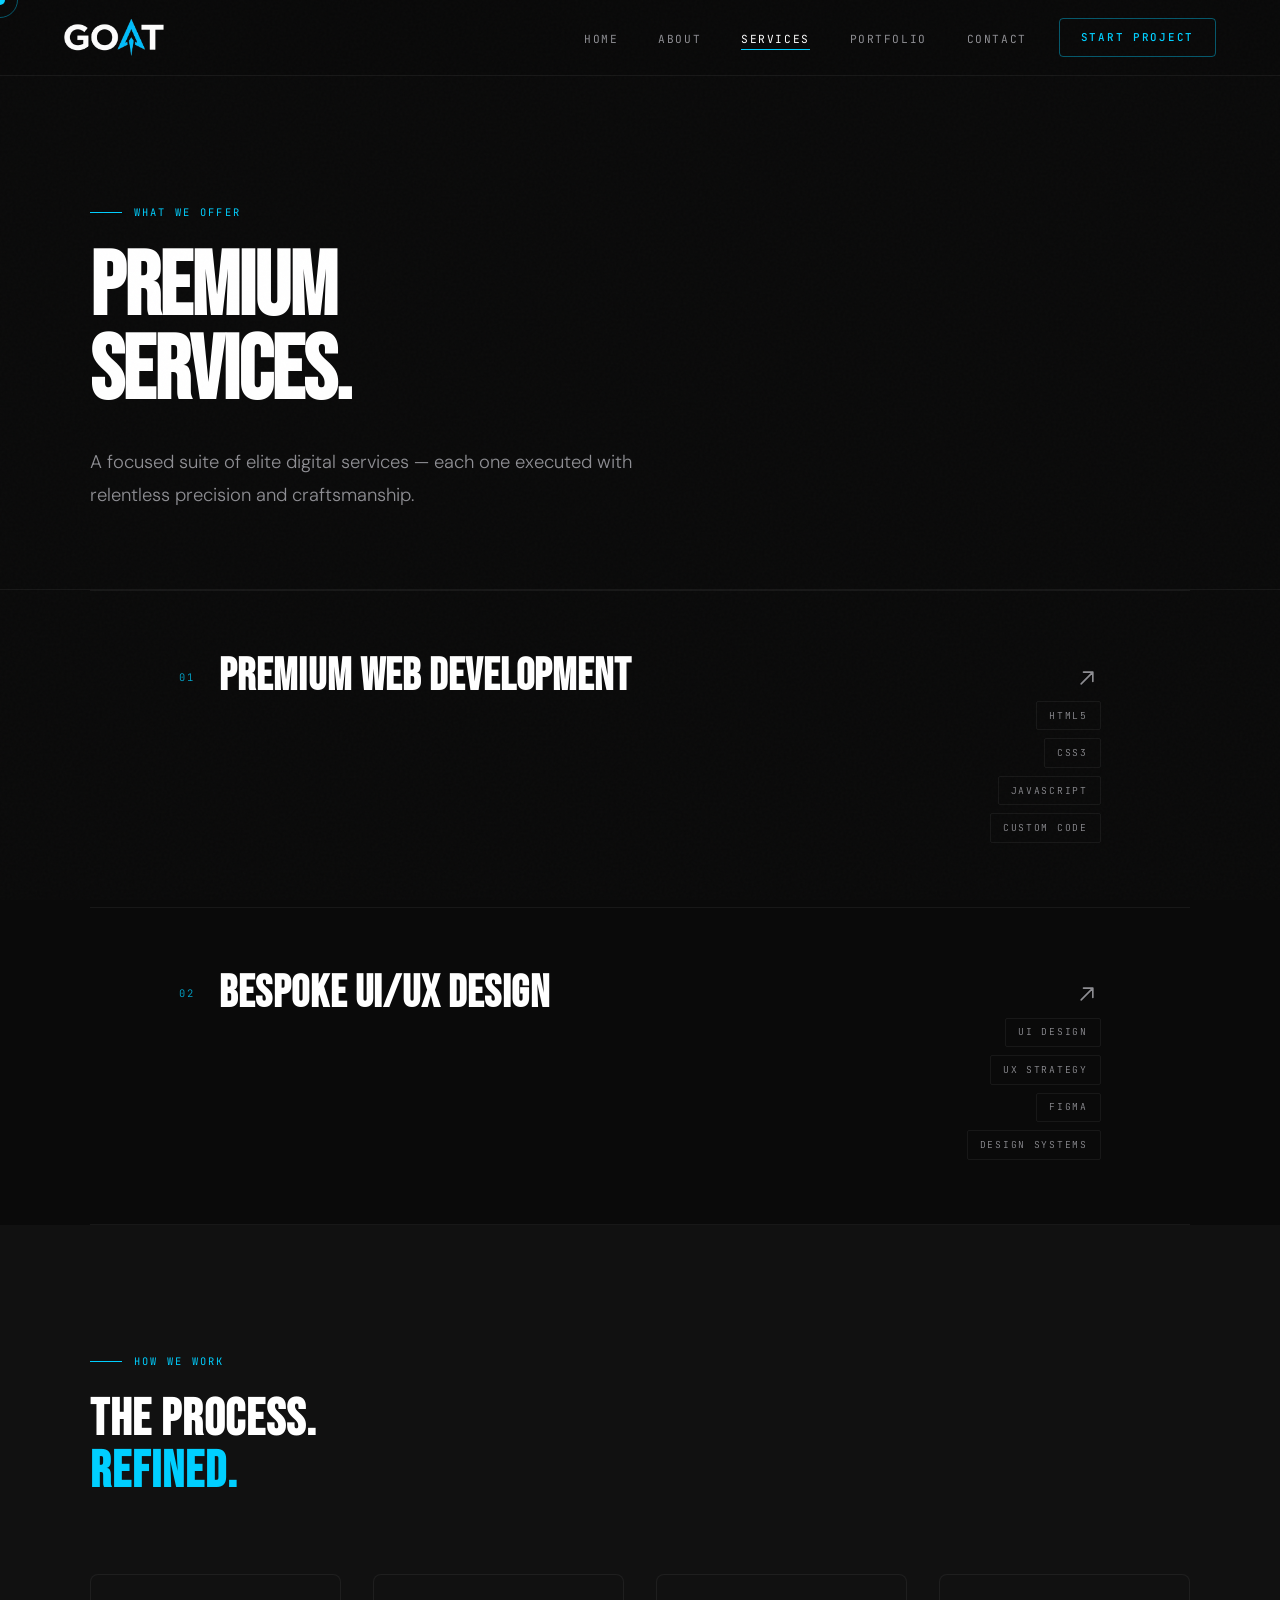
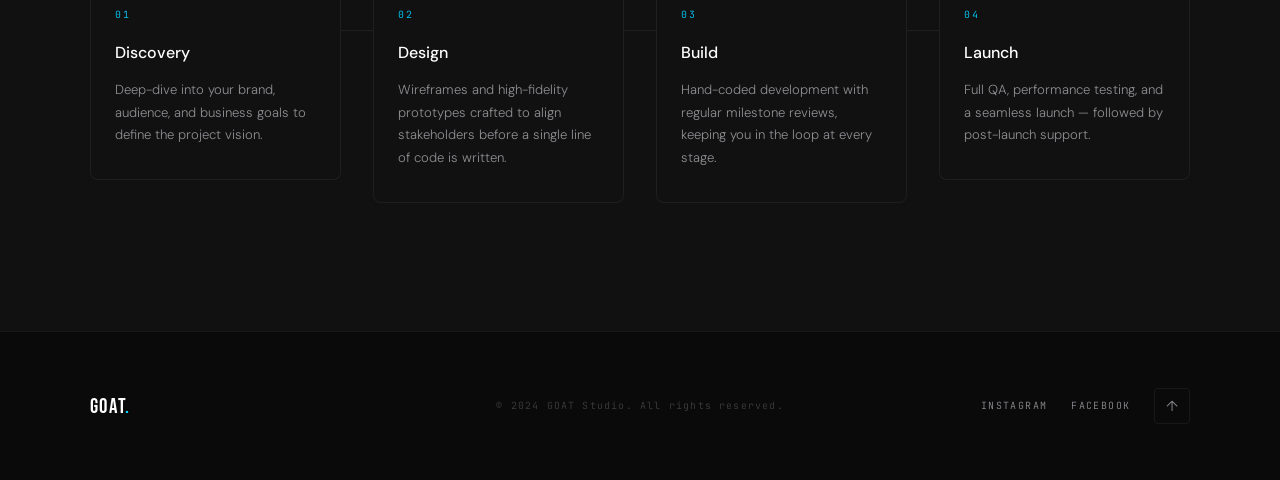
<file: services.html>
<!DOCTYPE html>
<html lang="en">
<head>
  <meta charset="UTF-8" />
  <meta name="viewport" content="width=device-width, initial-scale=1.0" />
  <meta name="description" content="GOAT Studio Services — Premium Web Development, Bespoke UI/UX Design, and Performance & SEO Optimization for elite brands." />
  <title>Services — GOAT Studio</title>
  <link rel="stylesheet" href="style.css" />
  <link rel="stylesheet" href="services.css" />
   <link rel="stylesheet" href="icon.png">

</head>
<body>

  <div class="cursor"></div>
  <div class="cursor-ring"></div>
  <div class="page-transition active"></div>

  <!-- NAV -->
  <nav class="nav" role="navigation" aria-label="Main Navigation">
    <a href="index.html" class="nav__logo"><img src="logo.png" style="width:100px;"></a>
    <ul class="nav__links" role="list">
      <li><a href="index.html"     class="nav__link">Home</a></li>
      <li><a href="about.html"     class="nav__link">About</a></li>
      <li><a href="services.html"  class="nav__link">Services</a></li>
      <li><a href="portfolio.html" class="nav__link">Portfolio</a></li>
      <li><a href="contact.html"   class="nav__link">Contact</a></li>
    </ul>
    <a href="https://wa.me/212616280527" target="_blank" rel="noopener" class="nav__cta">Start Project</a>
    <button class="nav__hamburger" aria-label="Toggle menu">
      <span></span><span></span><span></span>
    </button>
  </nav>
  <div class="nav__mobile">
    <a href="index.html"     class="nav__link">Home</a>
    <a href="about.html"     class="nav__link">About</a>
    <a href="services.html"  class="nav__link">Services</a>
    <a href="portfolio.html" class="nav__link">Portfolio</a>
    <a href="contact.html"   class="nav__link">Contact</a>
    <a href="https://wa.me/212600000000" target="_blank" rel="noopener" class="nav__cta">Start Project</a>
  </div>

  <main class="page-wrap">

    <!-- PAGE HEADER -->
    <section class="page-header-sm section" aria-label="Services Header">
      <p class="label reveal">What We Offer</p>
      <h1 class="display-lg reveal reveal-delay-1">
        Premium<br/>Services.
      </h1>
      <p class="body-lead reveal reveal-delay-2">
        A focused suite of elite digital services — each one executed with relentless precision and craftsmanship.
      </p>
    </section>

    <div class="divider"></div>

    <!-- SERVICES LIST -->
    <section class="section services-list" aria-label="Services">

      <!-- Service 01 -->
      <article class="service-item reveal">
        <div class="service-item__header">
          <span class="service-item__num">01</span>
          <h2 class="service-item__title">Premium Web Development</h2>
          <div class="service-item__arrow" aria-hidden="true">
            <svg viewBox="0 0 24 24" fill="none" xmlns="http://www.w3.org/2000/svg">
              <path d="M7 17L17 7M17 7H9M17 7V15" stroke="currentColor" stroke-width="1.4" stroke-linecap="round" stroke-linejoin="round"/>
            </svg>
          </div>
        </div>
        <div class="service-item__body">
          <div class="service-item__content">
            <p class="service-item__desc">
              Hand-coded HTML5, CSS3, and Vanilla JavaScript websites engineered for speed, elegance, and longevity. No WordPress, no page builders — just clean, custom code that reflects the premium nature of your brand.
            </p>
            <ul class="service-item__features">
              <li>Custom architecture & semantic markup</li>
              <li>Mobile-first, fully responsive layouts</li>
              <li>Lighthouse 95+ performance scores</li>
              <li>Smooth micro-interactions & transitions</li>
              <li>Cross-browser compatibility guarantee</li>
            </ul>
          </div>
          <div class="service-item__tag-group">
            <span class="service-tag">HTML5</span>
            <span class="service-tag">CSS3</span>
            <span class="service-tag">JavaScript</span>
            <span class="service-tag">Custom Code</span>
          </div>
        </div>
        <div class="service-item__line" aria-hidden="true"></div>
      </article>

      <!-- Service 02 -->
      <article class="service-item reveal reveal-delay-1">
        <div class="service-item__header">
          <span class="service-item__num">02</span>
          <h2 class="service-item__title">Bespoke UI/UX Design</h2>
          <div class="service-item__arrow" aria-hidden="true">
            <svg viewBox="0 0 24 24" fill="none" xmlns="http://www.w3.org/2000/svg">
              <path d="M7 17L17 7M17 7H9M17 7V15" stroke="currentColor" stroke-width="1.4" stroke-linecap="round" stroke-linejoin="round"/>
            </svg>
          </div>
        </div>
        <div class="service-item__body">
          <div class="service-item__content">
            <p class="service-item__desc">
              Minimal, high-conversion interface design built around your users' behavior and your brand's DNA. We create digital environments that feel inevitable — where every interaction guides the visitor toward conversion.
            </p>
            <ul class="service-item__features">
              <li>User research & behavioral mapping</li>
              <li>Wireframing & interactive prototyping</li>
              <li>Design system & component library creation</li>
              <li>Typography, color, and spacing systems</li>
              <li>Conversion-optimized layout architecture</li>
            </ul>
          </div>
          <div class="service-item__tag-group">
            <span class="service-tag">UI Design</span>
            <span class="service-tag">UX Strategy</span>
            <span class="service-tag">Figma</span>
            <span class="service-tag">Design Systems</span>
          </div>
        </div>
        <div class="service-item__line" aria-hidden="true"></div>
      </article>

     

    </section>

    <!-- PROCESS STRIP -->
    <section class="section section--dark process" aria-label="Our Process">
      <p class="label reveal">How We Work</p>
      <h2 class="display-md reveal reveal-delay-1">The Process.<br/><span class="text-accent">Refined.</span></h2>

      <div class="process__steps">
        <div class="process__step reveal reveal-delay-1">
          <div class="process__step-num">01</div>
          <h3 class="process__step-title">Discovery</h3>
          <p class="process__step-desc">Deep-dive into your brand, audience, and business goals to define the project vision.</p>
        </div>
        <div class="process__connector" aria-hidden="true"></div>
        <div class="process__step reveal reveal-delay-2">
          <div class="process__step-num">02</div>
          <h3 class="process__step-title">Design</h3>
          <p class="process__step-desc">Wireframes and high-fidelity prototypes crafted to align stakeholders before a single line of code is written.</p>
        </div>
        <div class="process__connector" aria-hidden="true"></div>
        <div class="process__step reveal reveal-delay-3">
          <div class="process__step-num">03</div>
          <h3 class="process__step-title">Build</h3>
          <p class="process__step-desc">Hand-coded development with regular milestone reviews, keeping you in the loop at every stage.</p>
        </div>
        <div class="process__connector" aria-hidden="true"></div>
        <div class="process__step reveal reveal-delay-4">
          <div class="process__step-num">04</div>
          <h3 class="process__step-title">Launch</h3>
          <p class="process__step-desc">Full QA, performance testing, and a seamless launch — followed by post-launch support.</p>
        </div>
      </div>
    </section>

  </main>

  <!-- FOOTER -->
  <footer class="footer" role="contentinfo">
    <a href="index.html" class="footer__logo">GOAT<span>.</span></a>
    <p class="footer__copy">© 2024 GOAT Studio. All rights reserved.</p>
    <div class="footer__right">
      <a href="https://www.instagram.com/goatwebstudio.dev/" target="_blank" rel="noopener" class="footer__social">Instagram</a>
      <a href="https://www.facebook.com/profile.php?id=61590486805833" target="_blank" rel="noopener" class="footer__social">Facebook</a>
      <a href="#top" class="footer__top" aria-label="Back to top">↑</a>
    </div>
  </footer>

  <script src="main.js"></script>
</body>
</html>
</file>
<file: style.css>
/* =========================================================
   GOAT STUDIO — Global Stylesheet
   Cyber-Minimalist / Silent Luxury Aesthetic
   ========================================================= */

/* --- Google Fonts Import --- */
@import url('https://fonts.googleapis.com/css2?family=Bebas+Neue&family=DM+Sans:ital,opsz,wght@0,9..40,300;0,9..40,400;0,9..40,500;1,9..40,300&family=JetBrains+Mono:wght@300;400;500&display=swap');

/* =========================================================
   DESIGN TOKENS
   ========================================================= */
:root {
  /* Colors */
  --clr-bg:          #0A0A0A;
  --clr-surface:     #111111;
  --clr-surface-2:   #161616;
  --clr-border:      rgba(255,255,255,0.06);
  --clr-border-mid:  rgba(255,255,255,0.1);

  --clr-white:       #FFFFFF;
  --clr-silver:      #8E8E93;
  --clr-muted:       #3D3D3F;

  --clr-accent:      #00CFFF;
  --clr-accent-dim:  rgba(0,207,255,0.12);
  --clr-accent-glow: rgba(0,207,255,0.35);

  /* Typography */
  --font-display:    'Bebas Neue', sans-serif;
  --font-body:       'DM Sans', sans-serif;
  --font-mono:       'JetBrains Mono', monospace;

  /* Spacing */
  --space-xs:   0.5rem;
  --space-sm:   1rem;
  --space-md:   2rem;
  --space-lg:   4rem;
  --space-xl:   8rem;

  /* Sizes */
  --nav-h: 76px;
  --radius-sm: 4px;
  --radius-md: 8px;

  /* Transitions */
  --ease: cubic-bezier(0.22, 1, 0.36, 1);
  --dur: 0.45s;
  --dur-fast: 0.22s;
}

/* =========================================================
   RESET & BASE
   ========================================================= */
*, *::before, *::after {
  box-sizing: border-box;
  margin: 0;
  padding: 0;
}

html {
  scroll-behavior: smooth;
  font-size: 16px;
  -webkit-font-smoothing: antialiased;
  -moz-osx-font-smoothing: grayscale;
}

body {
  background-color: var(--clr-bg);
  color: var(--clr-white);
  font-family: var(--font-body);
  font-weight: 300;
  line-height: 1.7;
  overflow-x: hidden;
  cursor: none;
}

a {
  color: inherit;
  text-decoration: none;
}

img { display: block; max-width: 100%; }

ul, ol { list-style: none; }

button {
  font-family: var(--font-body);
  cursor: none;
  border: none;
  background: none;
}

::selection {
  background: var(--clr-accent);
  color: var(--clr-bg);
}

/* =========================================================
   CUSTOM CURSOR
   ========================================================= */
.cursor {
  position: fixed;
  top: 0; left: 0;
  width: 10px; height: 10px;
  background: var(--clr-accent);
  border-radius: 50%;
  pointer-events: none;
  z-index: 9999;
  transform: translate(-50%, -50%);
  transition: transform 0.08s linear, width var(--dur-fast) var(--ease), height var(--dur-fast) var(--ease), background var(--dur-fast);
  mix-blend-mode: screen;
}

.cursor-ring {
  position: fixed;
  top: 0; left: 0;
  width: 36px; height: 36px;
  border: 1px solid rgba(0,207,255,0.4);
  border-radius: 50%;
  pointer-events: none;
  z-index: 9998;
  transform: translate(-50%, -50%);
  transition: transform 0.18s var(--ease), width var(--dur) var(--ease), height var(--dur) var(--ease), opacity var(--dur-fast);
}

body:has(a:hover) .cursor,
body:has(button:hover) .cursor {
  width: 6px; height: 6px;
  background: var(--clr-white);
}

body:has(a:hover) .cursor-ring,
body:has(button:hover) .cursor-ring {
  width: 52px; height: 52px;
  border-color: rgba(0,207,255,0.7);
}

/* =========================================================
   SCROLLBAR
   ========================================================= */
::-webkit-scrollbar { width: 4px; }
::-webkit-scrollbar-track { background: var(--clr-bg); }
::-webkit-scrollbar-thumb { background: var(--clr-muted); border-radius: 2px; }
::-webkit-scrollbar-thumb:hover { background: var(--clr-accent); }

/* =========================================================
   NAVIGATION
   ========================================================= */
.nav {
  position: fixed;
  top: 0; left: 0; right: 0;
  height: var(--nav-h);
  z-index: 1000;
  display: flex;
  align-items: center;
  padding: 0 clamp(1.5rem, 5vw, 4rem);
  background: rgba(10,10,10,0.72);
  backdrop-filter: blur(24px) saturate(180%);
  -webkit-backdrop-filter: blur(24px) saturate(180%);
  border-bottom: 1px solid var(--clr-border);
  transition: background var(--dur) var(--ease), border-color var(--dur) var(--ease);
}

.nav.scrolled {
  background: rgba(10,10,10,0.92);
  border-color: var(--clr-border-mid);
}

.nav__logo {
  font-family: var(--font-display);
  font-size: 1.6rem;
  letter-spacing: 0.08em;
  color: var(--clr-white);
  transition: color var(--dur-fast);
  flex-shrink: 0;
}

.nav__logo span {
  color: var(--clr-accent);
}

.nav__logo:hover { color: var(--clr-accent); }

.nav__links {
  display: flex;
  align-items: center;
  gap: 2.5rem;
  margin-left: auto;
  margin-right: 2rem;
}

.nav__link {
  font-family: var(--font-mono);
  font-size: 0.7rem;
  font-weight: 400;
  letter-spacing: 0.14em;
  text-transform: uppercase;
  color: var(--clr-silver);
  position: relative;
  transition: color var(--dur-fast);
}

.nav__link::after {
  content: '';
  position: absolute;
  bottom: -4px; left: 0;
  width: 0; height: 1px;
  background: var(--clr-accent);
  transition: width var(--dur) var(--ease);
}

.nav__link:hover,
.nav__link.active {
  color: var(--clr-white);
}

.nav__link:hover::after,
.nav__link.active::after {
  width: 100%;
}

.nav__cta {
  font-family: var(--font-mono);
  font-size: 0.68rem;
  font-weight: 500;
  letter-spacing: 0.16em;
  text-transform: uppercase;
  color: var(--clr-accent);
  border: 1px solid rgba(0,207,255,0.4);
  padding: 0.55rem 1.3rem;
  border-radius: var(--radius-sm);
  transition: background var(--dur-fast), border-color var(--dur-fast), color var(--dur-fast), box-shadow var(--dur-fast);
}

.nav__cta:hover {
  background: var(--clr-accent);
  border-color: var(--clr-accent);
  color: var(--clr-bg);
  box-shadow: 0 0 28px var(--clr-accent-glow);
}

/* Hamburger */
.nav__hamburger {
  display: none;
  flex-direction: column;
  gap: 5px;
  margin-left: auto;
  padding: 0.5rem;
}

.nav__hamburger span {
  display: block;
  width: 24px; height: 1px;
  background: var(--clr-white);
  transition: transform var(--dur) var(--ease), opacity var(--dur-fast);
}

.nav__hamburger.open span:nth-child(1) { transform: translateY(6px) rotate(45deg); }
.nav__hamburger.open span:nth-child(2) { opacity: 0; }
.nav__hamburger.open span:nth-child(3) { transform: translateY(-6px) rotate(-45deg); }

/* Mobile Menu */
.nav__mobile {
  display: none;
  position: fixed;
  inset: var(--nav-h) 0 0 0;
  background: rgba(10,10,10,0.97);
  backdrop-filter: blur(32px);
  -webkit-backdrop-filter: blur(32px);
  z-index: 999;
  flex-direction: column;
  align-items: center;
  justify-content: center;
  gap: 2.5rem;
  opacity: 0;
  pointer-events: none;
  transition: opacity var(--dur) var(--ease);
}

.nav__mobile.open {
  display: flex;
  opacity: 1;
  pointer-events: all;
}

.nav__mobile .nav__link {
  font-size: 0.85rem;
  letter-spacing: 0.2em;
}

.nav__mobile .nav__cta {
  margin-top: 1rem;
  padding: 0.9rem 2.5rem;
  font-size: 0.75rem;
}

/* =========================================================
   PAGE WRAPPER
   ========================================================= */
.page-wrap {
  padding-top: var(--nav-h);
  min-height: 100vh;
}

/* =========================================================
   SECTION UTILITY
   ========================================================= */
.section {
  padding: clamp(5rem, 10vw, 9rem) clamp(1.5rem, 7vw, 7rem);
}

.section--dark {
  background: var(--clr-surface);
}

.section--darker {
  background: var(--clr-surface-2);
}

/* =========================================================
   TYPOGRAPHY UTILITIES
   ========================================================= */
.label {
  font-family: var(--font-mono);
  font-size: 0.65rem;
  font-weight: 400;
  letter-spacing: 0.22em;
  text-transform: uppercase;
  color: var(--clr-accent);
  display: flex;
  align-items: center;
  gap: 0.75rem;
  margin-bottom: 1.5rem;
}

.label::before {
  content: '';
  display: block;
  width: 2rem; height: 1px;
  background: var(--clr-accent);
}

.display-xl {
  font-family: var(--font-display);
  font-size: clamp(4rem, 11vw, 11rem);
  line-height: 0.92;
  letter-spacing: -0.01em;
  color: var(--clr-white);
}

.display-lg {
  font-family: var(--font-display);
  font-size: clamp(3rem, 7vw, 7rem);
  line-height: 0.94;
  letter-spacing: -0.01em;
  color: var(--clr-white);
}

.display-md {
  font-family: var(--font-display);
  font-size: clamp(2rem, 4vw, 4rem);
  line-height: 1;
  letter-spacing: 0.02em;
  color: var(--clr-white);
}

.body-lead {
  font-size: clamp(1rem, 1.5vw, 1.15rem);
  font-weight: 300;
  color: var(--clr-silver);
  max-width: 48ch;
  line-height: 1.8;
}

.text-accent { color: var(--clr-accent); }
.text-silver { color: var(--clr-silver); }
.text-white  { color: var(--clr-white); }

/* =========================================================
   BUTTONS
   ========================================================= */
.btn {
  display: inline-flex;
  align-items: center;
  gap: 0.75rem;
  font-family: var(--font-mono);
  font-size: 0.72rem;
  font-weight: 500;
  letter-spacing: 0.18em;
  text-transform: uppercase;
  padding: 1rem 2.2rem;
  border-radius: var(--radius-sm);
  transition: all var(--dur-fast) var(--ease);
  position: relative;
  overflow: hidden;
}

.btn--primary {
  background: var(--clr-accent);
  color: var(--clr-bg);
  box-shadow: 0 0 0 var(--clr-accent-glow);
}

.btn--primary:hover {
  box-shadow: 0 0 40px var(--clr-accent-glow);
  transform: translateY(-2px);
}

.btn--outline {
  border: 1px solid var(--clr-border-mid);
  color: var(--clr-silver);
}

.btn--outline:hover {
  border-color: var(--clr-accent);
  color: var(--clr-accent);
  box-shadow: 0 0 20px var(--clr-accent-dim);
}

.btn__arrow {
  width: 16px; height: 16px;
  transition: transform var(--dur-fast) var(--ease);
}

.btn:hover .btn__arrow {
  transform: translate(3px, -3px);
}

/* =========================================================
   HORIZONTAL RULE / DIVIDER
   ========================================================= */
.divider {
  width: 100%;
  height: 1px;
  background: var(--clr-border);
}

/* =========================================================
   NOISE TEXTURE OVERLAY
   ========================================================= */
body::after {
  content: '';
  position: fixed;
  inset: 0;
  background-image: url("data:image/svg+xml,%3Csvg viewBox='0 0 512 512' xmlns='http://www.w3.org/2000/svg'%3E%3Cfilter id='noise'%3E%3CfeTurbulence type='fractalNoise' baseFrequency='0.65' numOctaves='3' stitchTiles='stitch'/%3E%3C/filter%3E%3Crect width='100%25' height='100%25' filter='url(%23noise)' opacity='1'/%3E%3C/svg%3E");
  opacity: 0.022;
  pointer-events: none;
  z-index: 8000;
}

/* =========================================================
   FOOTER
   ========================================================= */
.footer {
  padding: 3.5rem clamp(1.5rem, 7vw, 7rem);
  border-top: 1px solid var(--clr-border);
  display: grid;
  grid-template-columns: 1fr auto 1fr;
  align-items: center;
  gap: 2rem;
}

.footer__logo {
  font-family: var(--font-display);
  font-size: 1.3rem;
  letter-spacing: 0.08em;
  color: var(--clr-white);
}

.footer__logo span { color: var(--clr-accent); }

.footer__copy {
  font-family: var(--font-mono);
  font-size: 0.62rem;
  letter-spacing: 0.12em;
  color: var(--clr-muted);
  text-align: center;
}

.footer__right {
  display: flex;
  align-items: center;
  justify-content: flex-end;
  gap: 1.5rem;
}

.footer__social {
  font-family: var(--font-mono);
  font-size: 0.62rem;
  letter-spacing: 0.14em;
  text-transform: uppercase;
  color: var(--clr-silver);
  transition: color var(--dur-fast);
}

.footer__social:hover { color: var(--clr-accent); }

.footer__top {
  display: flex;
  align-items: center;
  justify-content: center;
  width: 36px; height: 36px;
  border: 1px solid var(--clr-border);
  border-radius: var(--radius-sm);
  color: var(--clr-silver);
  font-size: 0.9rem;
  transition: border-color var(--dur-fast), color var(--dur-fast), box-shadow var(--dur-fast);
}

.footer__top:hover {
  border-color: var(--clr-accent);
  color: var(--clr-accent);
  box-shadow: 0 0 16px var(--clr-accent-dim);
}

/* =========================================================
   FADE-IN ANIMATION (JS-driven)
   ========================================================= */
.reveal {
  opacity: 0;
  transform: translateY(32px);
  transition: opacity 0.8s var(--ease), transform 0.8s var(--ease);
}

.reveal.visible {
  opacity: 1;
  transform: translateY(0);
}

.reveal-delay-1 { transition-delay: 0.1s; }
.reveal-delay-2 { transition-delay: 0.2s; }
.reveal-delay-3 { transition-delay: 0.35s; }
.reveal-delay-4 { transition-delay: 0.5s; }

/* =========================================================
   PAGE TRANSITION OVERLAY
   ========================================================= */
.page-transition {
  position: fixed;
  inset: 0;
  background: var(--clr-bg);
  z-index: 9000;
  pointer-events: none;
  opacity: 0;
  transition: opacity 0.4s var(--ease);
}

.page-transition.active { opacity: 1; }

/* =========================================================
   RESPONSIVE
   ========================================================= */
@media (max-width: 768px) {
  .nav__links,
  .nav__cta { display: none; }

  .nav__hamburger { display: flex; }

  .footer {
    grid-template-columns: 1fr;
    text-align: center;
  }

  .footer__right {
    justify-content: center;
  }
}

@media (max-width: 480px) {
  .display-xl {
    font-size: clamp(3rem, 18vw, 5rem);
  }
}
</file>
<file: home.css>
/* =========================================================
   HOME PAGE — Specific Styles
   ========================================================= */

/* -------------------------------------------------------
   HERO
------------------------------------------------------- */
.hero {
  position: relative;
  min-height: calc(100vh - var(--nav-h));
  display: flex;
  flex-direction: column;
  justify-content: center;
  padding: clamp(4rem, 8vw, 8rem) clamp(1.5rem, 7vw, 7rem) clamp(3rem, 6vw, 6rem);
  overflow: hidden;
}

/* Background grid */
.hero__bg-grid {
  position: absolute;
  inset: 0;
  background-image:
    linear-gradient(rgba(255,255,255,0.025) 1px, transparent 1px),
    linear-gradient(90deg, rgba(255,255,255,0.025) 1px, transparent 1px);
  background-size: 64px 64px;
  mask-image: radial-gradient(ellipse 80% 70% at 50% 0%, black, transparent 80%);
}

/* Accent orb */
.hero__accent-orb {
  position: absolute;
  top: -10%;
  right: -5%;
  width: clamp(400px, 55vw, 900px);
  height: clamp(400px, 55vw, 900px);
  background: radial-gradient(circle, rgba(0,207,255,0.08) 0%, transparent 70%);
  pointer-events: none;
}

.hero__content {
  position: relative;
  z-index: 1;
  max-width: 1000px;
}

.hero__headline {
  margin-bottom: clamp(1.5rem, 3vw, 2.5rem);
}

.hero__italic {
  font-style: italic;
  color: var(--clr-silver);
}

.hero__sub {
  margin-bottom: clamp(2rem, 4vw, 3.5rem);
}

.hero__actions {
  display: flex;
  flex-wrap: wrap;
  gap: 1rem;
  margin-bottom: clamp(3rem, 6vw, 5rem);
}

/* Stats */
.hero__stats {
  display: flex;
  align-items: center;
  gap: 2.5rem;
  flex-wrap: wrap;
}

.hero__stat {
  display: flex;
  flex-direction: column;
  gap: 0.3rem;
}

.hero__stat-num {
  font-family: var(--font-display);
  font-size: clamp(2rem, 3.5vw, 3rem);
  color: var(--clr-white);
  line-height: 1;
  letter-spacing: 0.02em;
}

.hero__stat-label {
  font-family: var(--font-mono);
  font-size: 0.62rem;
  letter-spacing: 0.18em;
  text-transform: uppercase;
  color: var(--clr-silver);
}

.hero__stat-divider {
  width: 1px;
  height: 2.5rem;
  background: var(--clr-border-mid);
  flex-shrink: 0;
}

/* Scroll hint */
.hero__scroll-hint {
  position: absolute;
  bottom: 2.5rem;
  right: clamp(1.5rem, 7vw, 7rem);
  display: flex;
  flex-direction: column;
  align-items: center;
  gap: 0.6rem;
  z-index: 1;
}

.hero__scroll-line {
  width: 1px;
  height: 50px;
  background: linear-gradient(to bottom, transparent, var(--clr-accent));
  animation: scrollPulse 2s ease-in-out infinite;
}

.hero__scroll-hint span {
  font-family: var(--font-mono);
  font-size: 0.55rem;
  letter-spacing: 0.25em;
  text-transform: uppercase;
  color: var(--clr-silver);
  writing-mode: vertical-rl;
  text-orientation: mixed;
}

@keyframes scrollPulse {
  0%, 100% { opacity: 0.3; transform: scaleY(1); }
  50%       { opacity: 1;   transform: scaleY(1.15); }
}

/* -------------------------------------------------------
   MARQUEE
------------------------------------------------------- */
.marquee {
  overflow: hidden;
  border-top: 1px solid var(--clr-border);
  border-bottom: 1px solid var(--clr-border);
  padding: 1.1rem 0;
  background: var(--clr-surface);
}

.marquee__track {
  display: flex;
  align-items: center;
  gap: 0;
  width: max-content;
  animation: marqueeScroll 28s linear infinite;
}

.marquee__track span {
  font-family: var(--font-mono);
  font-size: 0.7rem;
  letter-spacing: 0.16em;
  text-transform: uppercase;
  color: var(--clr-silver);
  white-space: nowrap;
  padding: 0 1.5rem;
}

.marquee__dot {
  color: var(--clr-accent) !important;
  padding: 0 0.5rem !important;
}

@keyframes marqueeScroll {
  from { transform: translateX(0); }
  to   { transform: translateX(-50%); }
}

/* -------------------------------------------------------
   FEATURES
------------------------------------------------------- */
.features {
  background: var(--clr-bg);
}

.features__top {
  margin-bottom: clamp(3rem, 6vw, 5rem);
  display: flex;
  flex-direction: column;
}

.features__grid {
  display: grid;
  grid-template-columns: repeat(3, 1fr);
  gap: 0;
  border: 1px solid var(--clr-border);
  border-radius: var(--radius-md);
  overflow: hidden;
}

.feature-card {
  padding: clamp(2rem, 4vw, 3.5rem);
  border-right: 1px solid var(--clr-border);
  position: relative;
  transition: background var(--dur) var(--ease);
}

.feature-card:last-child { border-right: none; }

.feature-card:hover {
  background: var(--clr-surface);
}

.feature-card__num {
  font-family: var(--font-mono);
  font-size: 0.62rem;
  letter-spacing: 0.2em;
  color: var(--clr-accent);
  margin-bottom: 2.5rem;
  opacity: 0.7;
}

.feature-card__icon {
  width: 40px; height: 40px;
  color: var(--clr-accent);
  margin-bottom: 1.5rem;
  transition: transform var(--dur) var(--ease);
}

.feature-card:hover .feature-card__icon {
  transform: scale(1.1) translateY(-3px);
}

.feature-card__title {
  font-family: var(--font-body);
  font-size: 1.05rem;
  font-weight: 400;
  letter-spacing: 0.01em;
  color: var(--clr-white);
  margin-bottom: 1rem;
}

.feature-card__body {
  font-size: 0.88rem;
  font-weight: 300;
  color: var(--clr-silver);
  line-height: 1.8;
}

.feature-card__line {
  position: absolute;
  bottom: 0; left: 0;
  width: 0; height: 2px;
  background: var(--clr-accent);
  transition: width var(--dur) var(--ease);
}

.feature-card:hover .feature-card__line {
  width: 100%;
}

/* -------------------------------------------------------
   CTA STRIP
------------------------------------------------------- */
.cta-strip {
  padding: clamp(5rem, 8vw, 8rem) clamp(1.5rem, 7vw, 7rem);
}

.cta-strip__inner {
  display: flex;
  align-items: center;
  justify-content: space-between;
  gap: 3rem;
  flex-wrap: wrap;
}

.cta-strip__actions {
  display: flex;
  flex-wrap: wrap;
  gap: 1rem;
  flex-shrink: 0;
}

/* -------------------------------------------------------
   RESPONSIVE
------------------------------------------------------- */
@media (max-width: 900px) {
  .features__grid {
    grid-template-columns: 1fr;
  }
  .feature-card {
    border-right: none;
    border-bottom: 1px solid var(--clr-border);
  }
  .feature-card:last-child { border-bottom: none; }
}

@media (max-width: 680px) {
  .cta-strip__inner {
    flex-direction: column;
    align-items: flex-start;
  }
  .hero__stats {
    gap: 1.5rem;
  }
  .hero__stat-divider { height: 1.5rem; }
  .hero__scroll-hint { display: none; }
}
</file>
<file: about.css>
/* =========================================================
   ABOUT PAGE — Specific Styles
   ========================================================= */

/* -------------------------------------------------------
   PAGE HEADER
------------------------------------------------------- */
.page-header {
  position: relative;
  min-height: 85vh;
  display: flex;
  align-items: flex-end;
  padding: clamp(3rem, 8vw, 8rem) clamp(1.5rem, 7vw, 7rem) clamp(4rem, 8vw, 7rem);
  overflow: hidden;
  border-bottom: 1px solid var(--clr-border);
}

.page-header__inner {
  position: relative;
  z-index: 1;
  max-width: 700px;
}

.page-header__title {
  margin-bottom: 2rem;
}

.page-header__sub {
  max-width: 52ch;
}

/* Giant background letter */
.page-header__deco {
  position: absolute;
  right: -0.05em;
  bottom: -0.15em;
  font-family: var(--font-display);
  font-size: clamp(12rem, 30vw, 28rem);
  line-height: 1;
  color: transparent;
  -webkit-text-stroke: 1px rgba(255,255,255,0.04);
  user-select: none;
  pointer-events: none;
  z-index: 0;
}

/* -------------------------------------------------------
   PHILOSOPHY
------------------------------------------------------- */
.philosophy {
  background: var(--clr-bg);
}

.philosophy__grid {
  display: grid;
  grid-template-columns: 1fr 1fr;
  gap: clamp(3rem, 7vw, 7rem);
  align-items: start;
}

.philosophy__right {
  display: flex;
  flex-direction: column;
  gap: 1.5rem;
}

.philosophy__para {
  font-size: 0.95rem;
  font-weight: 300;
  color: var(--clr-silver);
  line-height: 1.9;
}

.philosophy__para strong {
  color: var(--clr-white);
  font-weight: 400;
}

.philosophy__values {
  display: flex;
  flex-direction: column;
  gap: 0;
  margin-top: 1rem;
  border: 1px solid var(--clr-border);
  border-radius: var(--radius-md);
  overflow: hidden;
}

.phil-value {
  display: flex;
  align-items: center;
  justify-content: space-between;
  padding: 1.1rem 1.5rem;
  border-bottom: 1px solid var(--clr-border);
  transition: background var(--dur-fast);
}

.phil-value:last-child { border-bottom: none; }

.phil-value:hover { background: var(--clr-surface-2); }

.phil-value__key {
  font-family: var(--font-mono);
  font-size: 0.6rem;
  letter-spacing: 0.2em;
  text-transform: uppercase;
  color: var(--clr-accent);
}

.phil-value__val {
  font-size: 0.88rem;
  font-weight: 300;
  color: var(--clr-white);
  letter-spacing: 0.02em;
}

/* -------------------------------------------------------
   TECH STACK
------------------------------------------------------- */
.tech-stack {
  background: var(--clr-surface);
}

.tech-stack .label,
.tech-stack .display-md {
  margin-bottom: 1rem;
}

.tech-stack .display-md {
  margin-bottom: clamp(3rem, 6vw, 5rem);
}

.stack-grid {
  display: grid;
  grid-template-columns: repeat(3, 1fr);
  gap: 1px;
  background: var(--clr-border);
  border: 1px solid var(--clr-border);
  border-radius: var(--radius-md);
  overflow: hidden;
  margin-top: 3rem;
}

.stack-card {
  padding: clamp(1.8rem, 3vw, 2.8rem);
  background: var(--clr-surface);
  position: relative;
  display: flex;
  flex-direction: column;
  gap: 0.75rem;
  transition: background var(--dur) var(--ease);
}

.stack-card:hover {
  background: var(--clr-surface-2);
}

.stack-card__icon {
  width: 40px; height: 40px;
  color: var(--clr-accent);
  margin-bottom: 0.5rem;
  transition: transform var(--dur) var(--ease);
}

.stack-card:hover .stack-card__icon {
  transform: scale(1.1) rotate(-3deg);
}

.stack-card__name {
  font-family: var(--font-body);
  font-size: 1rem;
  font-weight: 500;
  color: var(--clr-white);
  letter-spacing: 0.02em;
}

.stack-card__desc {
  font-size: 0.82rem;
  font-weight: 300;
  color: var(--clr-silver);
  line-height: 1.7;
  flex: 1;
}

.stack-card__level {
  height: 2px;
  background: var(--clr-border);
  border-radius: 1px;
  overflow: hidden;
  margin-top: auto;
}

.stack-card__bar {
  height: 100%;
  width: var(--fill);
  background: linear-gradient(90deg, var(--clr-accent), rgba(0,207,255,0.5));
  border-radius: 1px;
  transform-origin: left;
  transform: scaleX(0);
  transition: transform 1.2s var(--ease);
}

.stack-card.visible .stack-card__bar {
  transform: scaleX(1);
}

.stack-card__pct {
  font-family: var(--font-mono);
  font-size: 0.6rem;
  letter-spacing: 0.15em;
  color: var(--clr-accent);
  align-self: flex-end;
}

/* -------------------------------------------------------
   RESPONSIVE
------------------------------------------------------- */
@media (max-width: 900px) {
  .philosophy__grid {
    grid-template-columns: 1fr;
  }
  .stack-grid {
    grid-template-columns: repeat(2, 1fr);
  }
}

@media (max-width: 580px) {
  .stack-grid {
    grid-template-columns: 1fr;
  }
  .phil-value {
    flex-direction: column;
    align-items: flex-start;
    gap: 0.4rem;
  }
  .page-header {
    min-height: 70vh;
  }
}
</file>
<file: contact.css>
/* =========================================================
   CONTACT PAGE — Specific Styles
   ========================================================= */

/* -------------------------------------------------------
   HERO
------------------------------------------------------- */
.contact-hero {
  padding-bottom: clamp(3rem, 6vw, 5rem);
}

.contact-hero h1 {
  margin: 1.5rem 0 0;
}

/* -------------------------------------------------------
   CONTACT LAYOUT
------------------------------------------------------- */
.contact-layout {
  display: grid;
  grid-template-columns: 1fr 1.6fr;
  gap: clamp(4rem, 8vw, 9rem);
  align-items: start;
  padding-top: clamp(4rem, 7vw, 7rem);
}

/* -------------------------------------------------------
   CONTACT INFO
------------------------------------------------------- */
.contact-info {
  display: flex;
  flex-direction: column;
  gap: 2.5rem;
  position: sticky;
  top: calc(var(--nav-h) + 2rem);
}

.contact-info__block {
  display: flex;
  flex-direction: column;
  gap: 0.4rem;
}

.contact-info__label {
  font-family: var(--font-mono);
  font-size: 0.58rem;
  letter-spacing: 0.22em;
  text-transform: uppercase;
  color: var(--clr-accent);
}

.contact-info__value {
  font-size: 0.95rem;
  font-weight: 300;
  color: var(--clr-white);
  line-height: 1.5;
}

.contact-info__link {
  transition: color var(--dur-fast);
}

.contact-info__link:hover { color: var(--clr-accent); }

.contact-info__status {
  display: flex;
  align-items: center;
  gap: 0.6rem;
}

.contact-info__dot {
  width: 7px; height: 7px;
  background: #00d17c;
  border-radius: 50%;
  box-shadow: 0 0 10px rgba(0,209,124,0.6);
  animation: pulse 2.5s ease-in-out infinite;
  flex-shrink: 0;
}

@keyframes pulse {
  0%, 100% { box-shadow: 0 0 8px rgba(0,209,124,0.5); }
  50%       { box-shadow: 0 0 18px rgba(0,209,124,0.9); }
}

/* Social links */
.contact-info__social {
  display: flex;
  flex-direction: column;
  gap: 0.75rem;
  padding-top: 1rem;
  border-top: 1px solid var(--clr-border);
}

.contact-info__social-link {
  display: flex;
  align-items: center;
  gap: 0.75rem;
  font-family: var(--font-mono);
  font-size: 0.65rem;
  letter-spacing: 0.14em;
  text-transform: uppercase;
  color: var(--clr-silver);
  transition: color var(--dur-fast);
}

.contact-info__social-link svg {
  width: 18px; height: 18px;
  flex-shrink: 0;
}

.contact-info__social-link:hover { color: var(--clr-accent); }

/* -------------------------------------------------------
   CONTACT FORM
------------------------------------------------------- */
.contact-form-wrap {
  width: 100%;
}

.contact-form {
  display: flex;
  flex-direction: column;
  gap: 3rem;
}

/* Form Field */
.form-field {
  position: relative;
  display: flex;
  flex-direction: column;
}

.form-field__label {
  position: absolute;
  top: 0.75rem;
  left: 0;
  font-family: var(--font-mono);
  font-size: 0.68rem;
  letter-spacing: 0.2em;
  text-transform: uppercase;
  color: var(--clr-silver);
  pointer-events: none;
  transition:
    top var(--dur) var(--ease),
    font-size var(--dur) var(--ease),
    color var(--dur-fast);
}

/* Float label on focus or has-value */
.form-field__input:focus ~ .form-field__label,
.form-field__select:focus ~ .form-field__label,
.form-field__textarea:focus ~ .form-field__label,
.form-field.has-value .form-field__label {
  top: -1.2rem;
  font-size: 0.55rem;
  letter-spacing: 0.25em;
  color: var(--clr-accent);
}

/* Input styles */
.form-field__input,
.form-field__select,
.form-field__textarea {
  background: transparent;
  border: none;
  border-bottom: 1px solid var(--clr-border-mid);
  outline: none;
  font-family: var(--font-body);
  font-size: 0.95rem;
  font-weight: 300;
  color: var(--clr-white);
  padding: 0.75rem 0;
  width: 100%;
  transition: border-color var(--dur-fast);
  -webkit-appearance: none;
  appearance: none;
}

.form-field__input:focus,
.form-field__select:focus,
.form-field__textarea:focus {
  border-color: var(--clr-accent);
}

.form-field__input::placeholder,
.form-field__textarea::placeholder {
  color: transparent;
}

/* Select specific */
.form-field__select {
  cursor: none;
}

.form-field__select option {
  background: var(--clr-surface);
  color: var(--clr-white);
}

.form-field__arrow {
  position: absolute;
  right: 0;
  top: 0.9rem;
  width: 12px; height: 8px;
  color: var(--clr-silver);
  pointer-events: none;
}

/* Textarea */
.form-field__textarea {
  resize: none;
  line-height: 1.8;
  min-height: 120px;
}

/* Animated bottom line */
.form-field__line {
  position: absolute;
  bottom: 0; left: 0;
  width: 0; height: 1px;
  background: var(--clr-accent);
  transition: width var(--dur) var(--ease);
}

.form-field__input:focus ~ .form-field__line,
.form-field__select:focus ~ .form-field__line,
.form-field__textarea:focus ~ .form-field__line {
  width: 100%;
}

/* Submit Button */
.contact-form__submit {
  display: flex;
  align-items: center;
  justify-content: space-between;
  gap: 1rem;
  font-family: var(--font-mono);
  font-size: 0.72rem;
  font-weight: 400;
  letter-spacing: 0.22em;
  text-transform: uppercase;
  color: var(--clr-silver);
  border: 1px solid var(--clr-border);
  border-radius: var(--radius-sm);
  padding: 1.2rem 1.8rem;
  width: 100%;
  transition: color var(--dur-fast), border-color var(--dur-fast), box-shadow var(--dur-fast);
  position: relative;
  overflow: hidden;
}

.contact-form__submit::before {
  content: '';
  position: absolute;
  inset: 0;
  background: var(--clr-accent);
  transform: translateX(-102%);
  transition: transform var(--dur) var(--ease);
  z-index: 0;
}

.contact-form__submit:hover::before {
  transform: translateX(0);
}

.contact-form__submit:hover {
  color: var(--clr-bg);
  border-color: var(--clr-accent);
}

.contact-form__submit span,
.contact-form__submit svg {
  position: relative;
  z-index: 1;
}

.contact-form__submit svg {
  width: 20px; height: 20px;
  transition: transform var(--dur) var(--ease);
}

.contact-form__submit:hover svg {
  transform: translate(3px, -3px);
}

/* -------------------------------------------------------
   RESPONSIVE
------------------------------------------------------- */
@media (max-width: 900px) {
  .contact-layout {
    grid-template-columns: 1fr;
    gap: 4rem;
  }
  .contact-info {
    position: static;
    flex-direction: row;
    flex-wrap: wrap;
    gap: 2rem;
  }
  .contact-info__block {
    min-width: 160px;
  }
  .contact-info__social {
    width: 100%;
    flex-direction: row;
    gap: 1.5rem;
    padding-top: 0;
    border-top: none;
    border-left: 1px solid var(--clr-border);
    padding-left: 1.5rem;
  }
}

@media (max-width: 480px) {
  .contact-info {
    flex-direction: column;
  }
  .contact-info__social {
    border-left: none;
    padding-left: 0;
    border-top: 1px solid var(--clr-border);
    padding-top: 1.5rem;
  }
}
</file>
<file: portfolio.css>
/* =========================================================
   PORTFOLIO PAGE — Specific Styles
   ========================================================= */

/* -------------------------------------------------------
   PAGE HEADER
------------------------------------------------------- */
.portfolio-header {
  padding-bottom: 2rem;
}

.portfolio-header h1 {
  margin: 1.5rem 0 2rem;
}

/* -------------------------------------------------------
   PORTFOLIO GRID
------------------------------------------------------- */
.portfolio-grid {
  display: grid;
  grid-template-columns: repeat(2, 1fr);
  gap: 1px;
  background: var(--clr-border);
  padding: 0;
  margin: 0;
}

/* -------------------------------------------------------
   PROJECT CARD
------------------------------------------------------- */
.proj-card {
  background: var(--clr-bg);
  display: flex;
  flex-direction: column;
  position: relative;
  overflow: hidden;
  transition: background var(--dur) var(--ease);
  grid-column: 1 / -1; /* بطاقات ممتدة بالعرض الكامل */
}

.proj-card__visual {
  position: relative;
  width: 100%;
  aspect-ratio: 21/9; /* نسبة سينمائية عريضة */
  overflow: hidden;
  background: var(--clr-surface);
  z-index: 1; /* يضمن ظهور الحاوية فوق أي خلفيات افتراضية */
}

/* إصلاح التعتيم: جعل الطبقة شفافة تماماً في البداية */
.proj-card__overlay {
  position: absolute;
  inset: 0;
  background: rgba(10, 10, 10, 0.65);
  display: flex;
  align-items: center;
  justify-content: center;
  opacity: 0; /* تختفي لتظهر صورتك بوضوح */
  transition: opacity var(--dur) var(--ease);
  backdrop-filter: blur(4px);
  -webkit-backdrop-filter: blur(4px);
  z-index: 2;
}

/* تظهر الطبقة الضبابية والزر فقط عند تمرير الماوس */
.proj-card:hover .proj-card__overlay,
.proj-card:focus .proj-card__overlay {
  opacity: 1;
}

.proj-card__meta {
  padding: 1.8rem clamp(1.2rem, 3vw, 2.2rem);
  display: flex;
  align-items: flex-start;
  justify-content: space-between;
  gap: 1.5rem;
  border-top: 1px solid var(--clr-border);
  transition: border-color var(--dur-fast);
}

.proj-card:hover .proj-card__meta {
  border-color: var(--clr-accent);
}

.proj-card__cat {
  font-family: var(--font-mono);
  font-size: 0.58rem;
  letter-spacing: 0.2em;
  text-transform: uppercase;
  color: var(--clr-accent);
  display: block;
  margin-bottom: 0.5rem;
}

.proj-card__title {
  font-family: var(--font-body);
  font-size: clamp(1rem, 1.5vw, 1.25rem);
  font-weight: 400;
  color: var(--clr-white);
  line-height: 1.3;
}

.proj-card__meta-right {
  display: flex;
  flex-direction: column;
  align-items: flex-end;
  gap: 0.75rem;
  flex-shrink: 0;
}

.proj-card__year {
  font-family: var(--font-mono);
  font-size: 0.6rem;
  letter-spacing: 0.15em;
  color: var(--clr-muted);
}

.proj-card__tags {
  display: flex;
  flex-wrap: wrap;
  gap: 0.4rem;
  justify-content: flex-end;
}

.proj-card__tags span {
  font-family: var(--font-mono);
  font-size: 0.55rem;
  letter-spacing: 0.12em;
  text-transform: uppercase;
  color: var(--clr-silver);
  border: 1px solid var(--clr-border);
  padding: 0.2rem 0.5rem;
  border-radius: 2px;
  white-space: nowrap;
}

/* -------------------------------------------------------
   REAL PORTFOLIO IMAGES — إظهار الخلفيات بشكل صحيح
------------------------------------------------------- */
.proj-card__bg {
  position: absolute;
  inset: 0;
  background-size: cover;
  background-position: top center; 
  background-repeat: no-repeat;
  transition: transform var(--dur) var(--ease);
  z-index: 1;
}

.proj-card:hover .proj-card__bg {
  transform: scale(1.03);
}

/* ربط خلفية المشروع الجديد: Dr. Teeth Dental Clinic */
.proj-card__bg--00 {
  background-image: url('screencapture-127-0-0-1-5500-index-html-2026-06-06-12_58_39.png');
}

/* ربط خلفية المشروع الأول: Le Greenz مع إضافة الامتداد المصحح .jpg */
.proj-card__bg--01 {
  background-image: url('p2.png');
}

/* ربط خلفية المشروع الثاني: YourLogo */
.proj-card__bg--02 {
  background-image: url('p3.png');
}

/* ربط خلفية المشروع الثالث: DataVision */
.proj-card__bg--03 {
  background-image: url('p1.png');
}

/* -------------------------------------------------------
   PORTFOLIO CTA
------------------------------------------------------- */
.port-cta {
  text-align: center;
  display: flex;
  justify-content: center;
}

.port-cta__inner {
  max-width: 600px;
  display: flex;
  flex-direction: column;
  align-items: center;
}

.port-cta__inner .label {
  justify-content: center;
}

.port-cta__inner .label::before {
  display: none;
}

.port-cta__inner .body-lead {
  text-align: center;
}

/* -------------------------------------------------------
   RESPONSIVE
------------------------------------------------------- */
@media (max-width: 768px) {
  .proj-card__visual {
    aspect-ratio: 4/3;
  }
  .proj-card__meta {
    flex-direction: column;
    gap: 1rem;
  }
  .proj-card__meta-right {
    align-items: flex-start;
  }
  .proj-card__tags {
    justify-content: flex-start;
  }
}

/* =========================================================
   FIX FOR BLACK SCREEN (PAGE TRANSITION)
   ========================================================= */
.page-transition {
  position: fixed;
  inset: 0;
  background: #0a0a0a;
  z-index: 9999;
  pointer-events: none;
  opacity: 0;
  visibility: hidden;
  transition: opacity 0.6s ease, visibility 0.6s ease;
}
</file>
<file: services.css>
/* =========================================================
   SERVICES PAGE — Specific Styles
   ========================================================= */

/* -------------------------------------------------------
   PAGE HEADER SM
------------------------------------------------------- */
.page-header-sm {
  padding-top: clamp(5rem, 10vw, 9rem);
  padding-bottom: clamp(3rem, 6vw, 5rem);
  max-width: 900px;
}

.page-header-sm h1 {
  margin: 1.5rem 0 2rem;
}

/* -------------------------------------------------------
   SERVICES LIST
------------------------------------------------------- */
.services-list {
  display: flex;
  flex-direction: column;
  gap: 0;
  padding-top: 0;
  padding-bottom: 0;
}

.service-item {
  padding: clamp(3rem, 5vw, 4.5rem) 0;
  border-bottom: 1px solid var(--clr-border);
  position: relative;
  cursor: default;
}

.service-item:first-child {
  border-top: 1px solid var(--clr-border);
}

.service-item__line {
  position: absolute;
  bottom: -1px; left: 0;
  width: 0; height: 1px;
  background: var(--clr-accent);
  transition: width 0.6s var(--ease);
  z-index: 1;
}

.service-item:hover .service-item__line {
  width: 100%;
}

.service-item__header {
  display: flex;
  align-items: center;
  gap: 1.5rem;
  margin-bottom: 0;
  cursor: pointer;
  padding: 0 clamp(1.5rem, 7vw, 7rem);
}

.service-item__num {
  font-family: var(--font-mono);
  font-size: 0.65rem;
  letter-spacing: 0.2em;
  color: var(--clr-accent);
  flex-shrink: 0;
  opacity: 0.8;
}

.service-item__title {
  font-family: var(--font-display);
  font-size: clamp(1.8rem, 3.5vw, 3.2rem);
  letter-spacing: 0.02em;
  color: var(--clr-white);
  line-height: 1;
  flex: 1;
  transition: color var(--dur-fast);
}

.service-item:hover .service-item__title {
  color: var(--clr-accent);
}

.service-item__arrow {
  width: 28px; height: 28px;
  color: var(--clr-silver);
  transition: transform var(--dur) var(--ease), color var(--dur-fast);
  flex-shrink: 0;
}

.service-item:hover .service-item__arrow {
  transform: translate(4px, -4px);
  color: var(--clr-accent);
}

/* Expandable body */
.service-item__body {
  display: grid;
  grid-template-rows: 0fr;
  transition: grid-template-rows var(--dur) var(--ease),
              margin var(--dur) var(--ease);
  overflow: hidden;
  padding: 0 clamp(1.5rem, 7vw, 7rem);
}

.service-item.open .service-item__body {
  grid-template-rows: 1fr;
  margin-top: 2rem;
}

.service-item__content {
  overflow: hidden;
  display: grid;
  grid-template-columns: 1fr auto;
  gap: 3rem;
  align-items: start;
  padding-bottom: 1px; /* prevent clip */
}

.service-item__desc {
  font-size: 0.95rem;
  font-weight: 300;
  color: var(--clr-silver);
  line-height: 1.85;
  max-width: 55ch;
  margin-bottom: 1.5rem;
}

.service-item__features {
  display: flex;
  flex-direction: column;
  gap: 0.55rem;
}

.service-item__features li {
  font-family: var(--font-mono);
  font-size: 0.7rem;
  letter-spacing: 0.08em;
  color: var(--clr-silver);
  display: flex;
  align-items: center;
  gap: 0.75rem;
}

.service-item__features li::before {
  content: '→';
  color: var(--clr-accent);
  font-size: 0.75rem;
}

.service-item__tag-group {
  display: flex;
  flex-direction: column;
  align-items: flex-end;
  gap: 0.5rem;
  flex-shrink: 0;
}

.service-tag {
  font-family: var(--font-mono);
  font-size: 0.6rem;
  letter-spacing: 0.18em;
  text-transform: uppercase;
  color: var(--clr-silver);
  border: 1px solid var(--clr-border);
  padding: 0.35rem 0.75rem;
  border-radius: 2px;
  white-space: nowrap;
  transition: border-color var(--dur-fast), color var(--dur-fast);
}

.service-item:hover .service-tag {
  border-color: rgba(0,207,255,0.25);
  color: var(--clr-accent);
}

/* -------------------------------------------------------
   PROCESS
------------------------------------------------------- */
.process {
  padding-bottom: clamp(5rem, 10vw, 9rem);
}

.process .display-md {
  margin-bottom: clamp(3rem, 6vw, 5rem);
}

.process__steps {
  display: grid;
  grid-template-columns: 1fr auto 1fr auto 1fr auto 1fr;
  gap: 0;
  align-items: start;
  margin-top: 3rem;
}

.process__step {
  padding: 2rem 1.5rem;
  border: 1px solid var(--clr-border);
  border-radius: var(--radius-md);
  background: var(--clr-surface);
  transition: background var(--dur) var(--ease), border-color var(--dur-fast);
}

.process__step:hover {
  border-color: var(--clr-accent);
  background: var(--clr-surface-2);
}

.process__connector {
  width: 2rem;
  height: 1px;
  background: var(--clr-border);
  margin-top: 3.5rem;
  flex-shrink: 0;
}

.process__step-num {
  font-family: var(--font-mono);
  font-size: 0.62rem;
  letter-spacing: 0.2em;
  color: var(--clr-accent);
  margin-bottom: 1rem;
}

.process__step-title {
  font-family: var(--font-body);
  font-size: 1rem;
  font-weight: 500;
  color: var(--clr-white);
  margin-bottom: 0.75rem;
}

.process__step-desc {
  font-size: 0.82rem;
  font-weight: 300;
  color: var(--clr-silver);
  line-height: 1.75;
}

/* -------------------------------------------------------
   RESPONSIVE
------------------------------------------------------- */
@media (max-width: 900px) {
  .service-item__content {
    grid-template-columns: 1fr;
    gap: 1.5rem;
  }
  .service-item__tag-group {
    flex-direction: row;
    align-items: flex-start;
    flex-wrap: wrap;
  }
  .process__steps {
    grid-template-columns: 1fr;
    gap: 1px;
    background: var(--clr-border);
    border-radius: var(--radius-md);
    overflow: hidden;
  }
  .process__step {
    border-radius: 0;
    border: none;
  }
  .process__connector { display: none; }
}

@media (max-width: 580px) {
  .service-item__header {
    gap: 1rem;
  }
  .service-item__arrow { width: 20px; height: 20px; }
}
</file>
